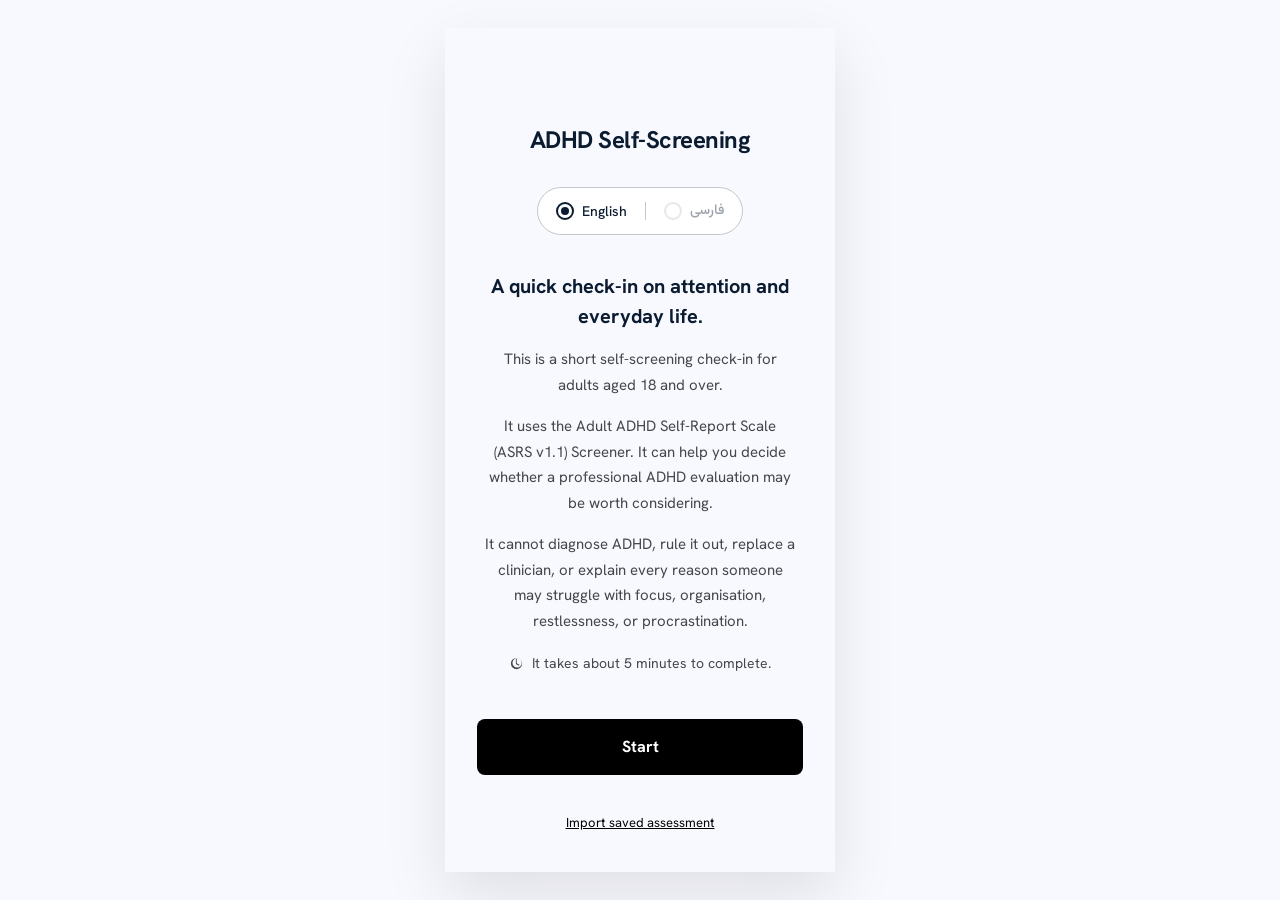
<file: index.html>
<!DOCTYPE html>
<html lang="en">
<head>
<meta charset="UTF-8">
<meta name="viewport" content="width=device-width, initial-scale=1.0">
<title>ADHD Self-Screening</title>
<link rel="icon" href="/favicon.ico" type="image/svg+xml">
<link rel="stylesheet" href="/design-tokens.css">
<link href="https://fonts.googleapis.com/css2?family=Hanken+Grotesk:wght@400;500;600;700;800&family=JetBrains+Mono:wght@400;500;700&family=Vazirmatn:wght@400;500;600;700;800&display=swap" rel="stylesheet">
<style>
  *, *::before, *::after { margin: 0; padding: 0; box-sizing: border-box; }
  :root {
    --bg: var(--ff-surface, #f8f9ff);
    --text: var(--ff-on-surface, #0b1c30);
    --heading: var(--ff-heading, var(--ff-on-surface));
    --body: var(--ff-on-surface-variant, #45464d);
    --muted: var(--ff-muted, var(--ff-on-surface-variant));
    --border: var(--ff-outline-variant, #c6c6cd);
    --line: var(--ff-outline-variant, #c6c6cd);
    --white: var(--ff-surface-container-lowest, #ffffff);
    --accent: var(--ff-secondary, #006a61);
    --primary: var(--ff-primary, #000000);
    --on-primary: var(--ff-on-primary, #ffffff);
    --secondary: var(--ff-secondary, #006a61);
    --outline: var(--ff-outline, #76777d);
    --on-surface-variant: var(--ff-on-surface-variant, #45464d);
    --font-label: "JetBrains Mono", "Segoe UI", Roboto, monospace;
    --ff-font-body: "Hanken Grotesk", -apple-system, BlinkMacSystemFont, "Segoe UI", Roboto, Arial, sans-serif;
    --ff-font-persian: "Vazirmatn", "Hanken Grotesk", -apple-system, BlinkMacSystemFont, sans-serif;
  }
  html, body { height: 100%; }
  body {
    background: var(--bg);
    font-family: var(--ff-font-body, "Hanken Grotesk", -apple-system, BlinkMacSystemFont, "Segoe UI", Roboto, Arial, sans-serif);
    color: var(--text);
    display: flex; align-items: center; justify-content: center;
    -webkit-font-smoothing: antialiased;
  }
  html[lang="en"] body, html[lang="en"] .device, html[lang="en"] button { font-family: var(--ff-font-body, "Hanken Grotesk", sans-serif); }
  html[lang="fa"] body, html[lang="fa"] .device, html[lang="fa"] button { font-family: var(--ff-font-persian, "Vazirmatn", "Hanken Grotesk", sans-serif); }

  .device {
    width: 390px; height: 844px; background: var(--bg);
    display: flex; flex-direction: column; overflow: hidden;
    box-shadow: 0 24px 60px rgba(0,0,0,0.10);
  }

  /* ---------- welcome header: brand + merged language pill ---------- */
  .hd-welcome { padding: 96px 24px 32px; display: flex; flex-direction: column; align-items: center; gap: 32px; }
  .hd-welcome h1 { font-size: 24px; font-weight: 700; letter-spacing: -0.02em; text-align: center; }

  .lang-pill {
    display: inline-flex; align-items: center; gap: 4px;
    background: var(--white); border: 1px solid var(--border);
    border-radius: 999px; padding: 4px;
  }
  .lang-opt {
    display: inline-flex; align-items: center; gap: 8px;
    border: none; background: none; cursor: pointer;
    font-family: inherit; font-size: 14px; font-weight: 500; color: var(--text);
    padding: 8px 14px; border-radius: 999px;
  }
  .lang-opt .lang-radio {
    width: 18px; height: 18px; border-radius: 50%;
    border: 2px solid var(--border); flex: none; position: relative;
  }
  .lang-opt.selected { color: var(--heading); }
  .lang-opt.selected .lang-radio { border-color: var(--heading); }
  .lang-opt.selected .lang-radio::after {
    content: ''; position: absolute; inset: 3px; border-radius: 50%;
    background: var(--heading);
  }
  .lang-opt:not(.selected) { opacity: 0.4; }
  .lang-opt .lang-label { white-space: nowrap; }
  .lang-opt .lang-label.lang-fa { font-family: "Vazirmatn", "Inter", sans-serif; }
   .lang-divider { width: 1px; height: 18px; background: var(--border); }
   .lang-opt.disabled { opacity: 0.4 !important; cursor: default; pointer-events: none; }

  /* ---------- generic headers ---------- */
  .hd-bare { padding: 64px 24px 16px; display: flex; justify-content: center; }
  .hd-bare h1 { font-size: 24px; font-weight: 700; letter-spacing: -0.02em; text-align: center; }

  .hd-top { padding: 48px 24px 16px; }
  .hd-row { display: flex; align-items: center; justify-content: space-between; margin-bottom: 8px; }
  .btn-back {
    width: 40px; height: 40px; border-radius: 50%;
    background: var(--white); border: 1px solid var(--border);
    display: flex; align-items: center; justify-content: center; cursor: pointer;
  }
  .btn-back svg { width: 16px; height: 16px; stroke: var(--heading); fill: none; stroke-width: 2; stroke-linecap: round; stroke-linejoin: round; }
  html[dir="rtl"] .btn-back svg { transform: scaleX(-1); }
  .hd-title { font-size: 14px; font-weight: 700; color: var(--heading); }
  .hd-spacer { width: 40px; }

  .dots { display: flex; justify-content: center; gap: 8px; margin-top: 8px; }
  .dot {
    width: 14px; height: 14px; border-radius: 50%;
    border: 1px solid var(--border); background: transparent;
    display: inline-flex; align-items: center; justify-content: center;
  }
  .dot.done, .dot.active { background: var(--heading); border: 2px solid var(--heading); }
  .dot.done svg { width: 9px; height: 9px; fill: none; stroke: #fff; stroke-width: 2.5; stroke-linecap: round; stroke-linejoin: round; }

  main { flex: 1; overflow-y: auto; -webkit-overflow-scrolling: touch; }
  main.q { display: flex; flex-direction: column; overflow: hidden; }
  main.q .ctx-row { flex: none; }
  main.q .question-box { flex: none; }
  main.q .answers { flex: 1 1 auto; min-height: 0; }
  main.q .answer-row { height: 70px; min-height: 56px; flex: 0 1 auto; }

  /* ---------- welcome / how-to content ---------- */
  .welcome { padding: 4px 40px; display: flex; flex-direction: column; gap: 16px; align-items: center; text-align: center; }
  .welcome .lead { font-size: 20px; font-weight: 700; line-height: 1.5; color: var(--heading); }
  .welcome p { font-size: 15px; line-height: 1.7; color: var(--body); }
  .welcome .screening { font-size: 15px; font-weight: 700; color: var(--body); }
  .time-row { display: inline-flex; align-items: center; gap: 8px; color: var(--body); font-size: 14px; margin-top: 4px; }
  .time-row svg { width: 15px; height: 15px; fill: var(--body); }
  .privacy { display: flex; flex-direction: column; align-items: center; gap: 10px; color: var(--muted); font-size: 12px; margin-top: 4px; }
  .privacy .lock { width: 48px; height: 48px; border-radius: 16px; background: var(--line); display: flex; align-items: center; justify-content: center; }
  .privacy .lock svg { width: 20px; height: 20px; fill: var(--muted); }
  .privacy .privacy-label { font-size: 12px; font-weight: 700; letter-spacing: 0.04em; }
  .crisis { font-size: 12px; line-height: 1.7; color: var(--muted); max-width: 310px; }

  .how { padding: 40px 32px 0; display: flex; flex-direction: column; gap: 48px; }
  .how-heading { font-size: 30px; font-weight: 700; line-height: 1.3; color: var(--heading); }
  .how-items { display: flex; flex-direction: column; gap: 40px; }
  .how-item { display: flex; align-items: flex-start; gap: 20px; }
  .how-icon { width: 48px; height: 48px; border-radius: 50%; background: var(--line); display: flex; align-items: center; justify-content: center; flex: none; color: var(--heading); }
  .how-icon svg { width: 20px; height: 20px; fill: none; stroke: currentColor; stroke-width: 1.7; stroke-linecap: round; stroke-linejoin: round; }
  .how-txt { display: flex; flex-direction: column; gap: 4px; }
  .how-txt h3 { font-size: 18px; font-weight: 700; line-height: 1.4; color: var(--heading); }
  .how-txt p { font-size: 14px; line-height: 1.7; color: var(--body); }

  /* ---------- question screen ---------- */
  .ctx-row { display: flex; align-items: center; justify-content: space-between; padding: 24px 32px 0; margin-bottom: 12px; }
  .ctx-count { font-size: 12px; font-weight: 500; font-family: var(--ff-font-label); letter-spacing: 0.05em; color: var(--muted); }
  .help-pill {
    display: inline-flex; align-items: center; gap: 6px;
    background: var(--line); border: none; border-radius: 999px; padding: 6px 16px;
    font-family: var(--ff-font-label); font-size: 11px; font-weight: 700; color: var(--text); cursor: pointer;
    letter-spacing: 0.05em;
  }
  .help-pill svg { width: 12px; height: 12px; fill: var(--muted); }
  .help-pill.expanded { background: var(--heading); color: var(--white); }
  .help-pill.expanded svg { fill: var(--white); transform: rotate(45deg); }

  .question-box { padding: 0 32px; margin-bottom: 32px; display: flex; flex-direction: column; gap: 16px; }
  .question-text { font-size: 18px; font-weight: 700; line-height: 1.6; color: var(--heading); }
  .help-text { font-size: 12px; font-style: italic; line-height: 1.7; color: var(--muted); border-inline-start: 2px solid var(--line); padding-inline-start: 16px; }

  .answers { padding: 0 32px 8px; display: flex; flex-direction: column; gap: 12px; }
  .answer-row {
    width: 100%; height: 70px; background: var(--white);
    border: 1px solid var(--line); border-radius: 16px; padding: 0 24px;
    font-family: var(--ff-font-body, "Hanken Grotesk", sans-serif); font-size: 16px; font-weight: 500; color: var(--text); text-align: start;
    display: flex; align-items: center; justify-content: space-between; gap: 12px;
    box-shadow: 0 1px 3px rgba(0,0,0,0.04); cursor: pointer;
    transition: border-color .15s ease;
  }
  html[lang="en"] .answer-row { font-size: 16px; font-family: var(--ff-font-body, "Hanken Grotesk", sans-serif); }
  html[lang="fa"] .answer-row { font-size: 16px; font-family: var(--ff-font-persian, "Vazirmatn", "Hanken Grotesk", sans-serif); }
  .answer-row:hover { border-color: var(--accent); }
  .answer-row.selected { border: 2px solid var(--accent); font-weight: 700; padding: 0 22px; }
  .answer-check { display: none; flex: none; width: 24px; height: 24px; }
  .answer-row.selected .answer-check { display: block; }
  .answer-check svg { width: 24px; height: 24px; }

  /* ---------- result ---------- */
  .result-wrap { padding: 8px 40px; display: flex; flex-direction: column; justify-content: center; gap: 14px; flex: 1; }
  .result-label { font-size: 12px; font-weight: 500; color: var(--muted); margin-bottom: 4px; }
  .result-head { font-size: 30px; font-weight: 700; line-height: 1.25; letter-spacing: -0.02em; color: var(--heading); margin-bottom: 6px; }
  .result-body { font-size: 18px; line-height: 1.625; color: var(--body); margin-bottom: 8px; }
  .result-note { font-size: 14px; line-height: 1.625; color: var(--body); }
  .continue-promo { font-size: 14px; line-height: 1.5; color: var(--body); text-align: center; margin-top: 8px; font-style: italic; }

  /* ---------- footer ---------- */
  footer { padding: 32px 32px 40px; display: flex; flex-direction: column; align-items: center; gap: 24px; }
  .primary {
    width: 100%; padding: 16px 0; background: var(--primary, #000000); color: var(--on-primary, #ffffff);
    border: none; border-radius: 8px; font-size: 16px; font-weight: 700; line-height: 24px;
    cursor: pointer; transition: opacity .15s ease;
  }
  html[lang="en"] .primary { font-family: var(--ff-font-body, "Hanken Grotesk", sans-serif); }
  html[lang="fa"] .primary { font-family: var(--ff-font-persian, "Vazirmatn", "Hanken Grotesk", sans-serif); }
  .primary:active { opacity: 0.85; }
  .primary:disabled { background: var(--outline, #c6c6cd); color: var(--on-surface-variant, #45464d); cursor: not-allowed; }
  .primary:hover:not(:disabled) { opacity: 0.85; }
  .secondary {
    background: transparent; color: var(--secondary, #006a61);
    border: 1px solid var(--secondary); border-radius: 8px;
    padding: 8px 16px; font-size: 14px; font-weight: 500; cursor: pointer;
    transition: opacity .15s ease;
  }
  html[lang="en"] .secondary { font-family: var(--ff-font-body, "Hanken Grotesk", sans-serif); }
  html[lang="fa"] .secondary { font-family: var(--ff-font-persian, "Vazirmatn", "Hanken Grotesk", sans-serif); }
  .secondary:hover { opacity: 0.8; }
  .disclaimer { font-size: 12px; font-weight: 500; color: var(--muted); }
   .source-note { padding: 0 32px 24px; font-size: 10px; line-height: 1.6; font-family: var(--ff-font-label); letter-spacing: 0.05em; color: var(--muted); text-align: center; }
   .link-btn { background: none; border: none; color: var(--primary); font-size: 13px; text-decoration: underline; cursor: pointer; font-family: inherit; }
   html[lang="fa"] .link-btn { font-family: var(--ff-font-persian, "Vazirmatn", "Hanken Grotesk", sans-serif); }
   .link-btn:hover { opacity: 0.8; }
   .import-hint { margin-top: 12px; }

   /* ---------- resume / destructive-confirmation banner ---------- */
   .resume-banner { margin: 12px 24px; padding: 16px 18px; border-radius: 12px; background: var(--white); border: 1px solid var(--border); }
   .resume-banner .resume-title { font-size: 14px; font-weight: 700; color: var(--heading); margin-bottom: 6px; }
   .resume-banner .resume-body { font-size: 13px; color: var(--body); margin-bottom: 12px; line-height: 1.5; }
   .resume-banner .resume-actions { display: inline-flex; gap: 10px; flex-wrap: wrap; }
   html[dir="rtl"] .resume-banner .resume-actions { flex-direction: row-reverse; justify-content: flex-end; }
   .primary.danger { background: #b91c1c; color: #fff; }
   .primary.danger:hover { opacity: .85; }
</style>
</head>
<body>
<div class="device" id="app"></div>

<script>
/* ================= copy: single source of truth ================= */
var LANG = {
  en: {
    dir: 'ltr',
    brand: 'ADHD Self-Screening',
    backLabel: 'Back',
    lead: 'A quick check-in on attention and everyday life.',
    welcome: [
      'This is a short self-screening check-in for adults aged 18 and over.',
      'It uses the Adult ADHD Self-Report Scale (ASRS v1.1) Screener. It can help you decide whether a professional ADHD evaluation may be worth considering.',
      'It cannot diagnose ADHD, rule it out, replace a clinician, or explain every reason someone may struggle with focus, organisation, restlessness, or procrastination.'
    ],
    privacyLabel: 'Private and confidential',
    crisis: 'If you are in immediate danger or thinking about harming yourself, contact local emergency services or a crisis-support service now. This screening is not crisis support.',
    startLabel: 'Start',
    howTitle: 'How to answer',
    howItems: [
      { t: 'Consider your experience over the past six months.', d: 'Assess how you have been over the last six months.' },
      { t: 'Choose the option closest to your usual experience.', d: 'Pick the option that best reflects how often this happens for you.' },
      { t: 'There is no right or wrong answer.', d: 'Be honest and answer based on your real experience.' }
    ],
    howTime: 'It takes about 5 minutes to complete.',
    beginLabel: 'Begin questions',
    questionLabel: 'Question',
    of: 'of',
    helpLabel: 'Help & Example',
    nextLabel: 'Next',
    seeResultLabel: 'See result',
    answers: ['Never', 'Rarely', 'Sometimes', 'Often', 'Very Often'],
    questions: [
      { q: 'How often do you have trouble wrapping up the final details of a project, once the challenging parts have been done?', help: 'This refers to when the difficult parts are done and only minor tasks remain.' },
      { q: 'How often do you have difficulty getting things in order when you have to do a task that requires organisation?', help: 'Think about your usual experience over the past six months.' },
      { q: 'How often do you have problems remembering appointments or obligations?', help: 'Think about your usual experience over the past six months.' },
      { q: 'When you have a task that requires a lot of thought, how often do you avoid or delay getting started?', help: 'Think about your usual experience over the past six months.' },
      { q: 'How often do you fidget or squirm with your hands or feet when you have to sit down for a long time?', help: 'Think about your usual experience over the past six months.' },
      { q: 'How often do you feel overly active and compelled to do things, like you were driven by a motor?', help: 'Think about your usual experience over the past six months.' }
    ],
    resultLabel: 'Screening result',
    positive: {
      heading: 'Further evaluation may be worth considering',
      body: 'Your answers fell within the screening range. This is not a diagnosis, but speaking with a qualified professional may be worthwhile, especially if these difficulties affect your daily life.',
      note: 'Other factors, including stress, sleep, anxiety, depression, and physical health, can cause similar difficulties.'
    },
    negative: {
      heading: 'This brief screen did not show a strong ADHD signal',
      body: 'Your answers did not fall within the screening range. This does not rule out ADHD and is not a diagnosis.',
      note: 'If attention, organisation, restlessness, or related difficulties significantly affect your life, speaking with a qualified professional may still be worthwhile.'
    },
      finishLabel: 'Finish',
      startAgainLabel: 'Start again',
      interviewLabel: 'Continue to full interview',
      viewResultsLabel: 'View your assessment',
      saveLabel: 'Save & continue later',
      importLabel: 'Import saved assessment',
      importConfirmOverwrite: 'An assessment is already in progress. Importing this file will replace it. Continue?',
      exportSuccessBody: 'Your assessment has been saved. Save this file to continue later.',
      importSuccessBody: 'Your saved assessment has been restored. Continuing now.',
      importErrorBody: 'Could not restore the assessment. The file may not be valid.',
      importConfirmOverwrite: 'A saved assessment already exists. Replace it with the imported file?',
      resumeConfirm: 'You have an unfinished assessment. Continue where you left off?',
      resumeConfirmBody: 'Your current progress will be kept.',
      startOverConfirm: 'Start over?',
      startOverBody: 'This will delete your current progress and answers. This cannot be undone.',
      fileTooLargeError: 'File is too large or unreadable.',
      overwriteBtn: 'Replace',
      cancelBtn: 'Cancel',
      continueBtn: 'Continue',
      startOverBtn: 'Start over',
      continuePrompt: 'Would you like to continue with a fuller symptom interview for more detail?',
      disclaimer: 'Screening, not a diagnosis',
    sourceNote: 'ASRS-v1.1 Screener © World Health Organization. Citation: Kessler RC, Adler L, Ames M, et al. Psychological Medicine. 2005;35:245–256.'
  },

  fa: {
    dir: 'rtl',
    brand: 'خودارزیابی ADHD',
    backLabel: 'بازگشت',
    lead: 'بررسی کوتاهی برای توجه و زندگی روزمره',
    welcome: [
      'این یک غربالگری کوتاه برای بزرگسالان ۱۸ سال به بالا است.',
      'این ابزار از پرسشنامه غربالگری ASRS v1.1 استفاده می‌کند و می‌تواند کمک کند تصمیم بگیرید آیا بررسی تخصصی ADHD ارزش پیگیری دارد یا نه.',
      'این ابزار تشخیص ADHD نمی‌دهد، آن را رد نمی‌کند، جای متخصص را نمی‌گیرد و همه علت‌های احتمالی مشکلات تمرکز، نظم، بی‌قراری یا اهمال‌کاری را توضیح نمی‌دهد.'
    ],
    privacyLabel: 'خصوصی و محرمانه',
    crisis: 'اگر در خطر فوری هستید یا به آسیب رساندن به خود فکر می‌کنید، همین حالا با اورژانس محلی یا خدمات حمایت در بحران تماس بگیرید. این ابزار برای کمک در بحران نیست.',
    startLabel: 'شروع',
    howTitle: 'نحوه پاسخ‌دادن',
    howItems: [
      { t: 'تجربه خود در ۶ ماه گذشته را در نظر بگیرید', d: 'وضعیت خود را در طول ۶ ماه اخیر بسنجید.' },
      { t: 'گزینه‌ای را انتخاب کنید که به تجربه معمول شما نزدیک‌تر است', d: 'گزینه‌ای که بهترین بازتاب از دفعات رخ دادن این تجربه برای شماست را انتخاب کنید.' },
      { t: 'پاسخ درست یا غلطی وجود ندارد', d: 'صادق باشید و بر اساس تجربه واقعی خود پاسخ دهید.' }
    ],
    howTime: 'تکمیل آن حدود ۵ دقیقه زمان می‌برد.',
    beginLabel: 'شروع پرسش‌ها',
    questionLabel: 'سؤال',
    of: 'از',
    helpLabel: 'راهنما و مثال',
    nextLabel: 'ادامه',
    seeResultLabel: 'مشاهده نتیجه',
    answers: ['هرگز', 'به‌ندرت', 'گاهی اوقات', 'اغلب', 'بسیار زیاد'],
    questions: [
      { q: 'چند وقت یک‌بار مشکل در انجام جزئیات نهایی یک کار، بعد از اینکه بخش دشوارش تمام شده، دارید؟', help: 'منظور وقتی است که بخش‌های دشوار انجام شده و فقط جزئیات کوچک مانده است.' },
      { q: 'چند وقت یک‌بار در مرتب‌کردن کارهایی که به سازمان‌دهی نیاز دارند مشکل دارید؟', help: 'به تجربه معمول خود در شش ماه گذشته فکر کنید.' },
      { q: 'چند وقت یک‌بار قرارهای ملاقات یا وظایف را فراموش می‌کنید؟', help: 'به تجربهٔ معمول خود در شش ماه گذشته فکر کنید.' },
      { q: 'چند وقت یک‌بار وقتی کاری به فکر زیاد نیاز دارد، شروعش را به تعویق می‌اندازید؟', help: 'به تجربهٔ معمول خود در شش ماه گذشته فکر کنید.' },
      { q: 'چند وقت یک‌بار وقتی باید مدت طولانی بنشینید، با دست یا پاهایتان بی‌قراری می‌کنید؟', help: 'به تجربهٔ معمول خود در شش ماه گذشته فکر کنید.' },
      { q: 'چند وقت یک‌بار احساس می‌کنید بیش از حد فعال هستید و انگار نوعی موتور شما را به حرکت وادار می‌کند؟', help: 'به تجربهٔ معمول خود در شش ماه گذشته فکر کنید.' }
    ],
    resultLabel: 'نتیجه غربالگری',
    positive: {
      heading: 'بررسی تخصصی ممکن است ارزشمند باشد',
      body: 'پاسخ‌های شما در محدوده غربالگری قرار گرفتند. این نتیجه تشخیص پزشکی نیست، اما صحبت با یک متخصص واجد شرایط ممکن است ارزشمند باشد، به‌ویژه اگر این مشکلات بر زندگی روزمره شما اثر می‌گذارند.',
      note: 'عوامل دیگری مانند استرس، مشکلات خواب، اضطراب، افسردگی و بیماری‌های جسمی نیز می‌توانند علائم مشابهی ایجاد کنند.'
    },
    negative: {
      heading: 'این غربالگری کوتاه نشانه‌ای قوی از ADHD نشان نداد',
      body: 'پاسخ‌های شما در محدوده غربالگری قرار نگرفتند. این نتیجه ADHD را رد نمی‌کند و تشخیص پزشکی نیست.',
      note: 'اگر مشکلات تمرکز، نظم، بی‌قراری یا سایر مسائل مرتبط تأثیر قابل توجهی بر زندگی شما دارد، صحبت با متخصص همچنان ممکن است مفید باشد.'
    },
      finishLabel: 'پایان',
      startAgainLabel: 'شروع دوباره',
      interviewLabel: 'ادامه به مصاحبه کامل',
      viewResultsLabel: 'مشاهده ارزیابی شما',
      saveLabel: 'ذخیره و ادامه در آینده',
      importLabel: 'وارگذاری ارزیابی ذخیره‌شده',
      importConfirmOverwrite: 'یک ارزیابی در حال انجام است. وارد کردن این فایل جایگزین آن می‌شود. ادامه می‌دهید؟',
      exportSuccessBody: 'ارزیابی شما ذخیره شد. این فایل را برای ادامه در آینده نگهداری کنید.',
      importSuccessBody: 'ارزیابی ذخیره‌شده شما بازگردانده شد. در حال ادامه کار.',
      importErrorBody: 'بازگردانی ارزیابی امکان‌پذیر نشد. فایل ممکن است معتبر نباشد.',
      importConfirmOverwrite: 'یک ارزیابی ذخیره‌شده قبلاً وجود دارد. آن را با فایل وارگذاری جایگزین کنید؟',
      resumeConfirm: 'یک ارزیابی ناتمام دارید. ادامه می‌دهید؟',
      resumeConfirmBody: 'پیشرفت کنونی شما حفظ خواهد شد.',
      startOverConfirm: 'شروع دوباره؟',
      startOverBody: 'این کار پیشرفت و پاسخ‌های فعلی شما را حذف می‌کند. این کار قابل بازگشت نیست.',
      overwriteBtn: 'جایگزین کن',
      cancelBtn: 'لغو',
      importConfirmOverwrite: 'یک ارزیابی در حال انجام است. وارد کردن این فایل جایگزین آن می‌شود. ادامه می‌دهید؟',
      continueBtn: 'ادامه',
     startOverBtn: 'شروع دوباره',
    continuePrompt: 'آیا مایلید به مصاحبهٔ جامع‌تری ادامه دهید؟',
    disclaimer: 'غربالگری است، نه تشخیص',
    sourceNote: 'پرسشنامه غربالگری ASRS-v1.1 © سازمان جهانی بهداشت. منبع: Kessler RC, Adler L, Ames M, et al. Psychological Medicine. 2005;35:245–256.'
  }
};
</script>

<script>
/* ================= state ================= */
var state = {
  lang: localStorage.getItem('adhd_lang') || 'en',
  screen: 'welcome',
  qIndex: 0,
  answers: [null, null, null, null, null, null],
  showHelp: false,
  session: null,        // canonical Stage 2 session id (set by Stage 1 handoff / resume)
  resumeMode: 'none',   // 'none' | 'unfinished' | 'completed' : drives the resume banner
  resetConfirm: false,  // destructive-confirm step within Stage 1 welcome
  screening: null       // 'positive' | 'negative' for the current screener run
};
var app = document.getElementById('app');
var STORAGE_SESSION = 'adhd_stage2_session';
var FRESH_FLAG = 'adhd_stage2_just_created';        // sessionStorage; skip Stage 2 resume banner
var RESUME_CONFIRMED = 'adhd_stage2_resume_confirmed'; // sessionStorage; Stage 1 Continue set this

function t() { return LANG[state.lang]; }
function faDigits(s) { return String(s).replace(/\d/g, function (d) { return '۰۱۲۳۴۵۶۷۸۹'[d]; }); }
function num(n) { return state.lang === 'fa' ? faDigits(n) : String(n); }
function esc(s) {
  return String(s).replace(/[&<>"']/g, function (c) {
    return { '&': '&amp;', '<': '&lt;', '>': '&gt;', '"': '&quot;', "'": '&#39;' }[c];
  });
}

/* ASRS v1.1 screener scoring */
/* Q1-3: Sometimes(2)/Often(3)/VeryOften(4). Q4-6: Often(3)/VeryOften(4). count>=4 => positive */
window.asrsScore = function (answers) {
  var c = 0;
  for (var i = 0; i < answers.length; i++) {
    if (answers[i] == null) continue;
    if (i < 3 ? answers[i] >= 2 : answers[i] >= 3) c++;
  }
  return c;
};
window.asrsOutcome = function (answers) { return asrsScore(answers) >= 4 ? 'positive' : 'negative'; };
</script>

<script>
/* ================= icons ================= */
var S = {
  back: '<svg viewBox="0 0 24 24" fill="none"><path d="M15 6 L9 12 L15 18"/></svg>',
  check: '<svg viewBox="0 0 24 24" fill="none"><path d="M5 12.5 9.5 17 19 7.5" stroke="#171717" stroke-width="2.4" stroke-linecap="round" stroke-linejoin="round"/></svg>',
  dotCheck: '<svg viewBox="0 0 24 24" fill="none"><path d="M5 12.5 9.5 17 19 7.5"/></svg>',
  checkCircle: '<svg viewBox="0 0 24 24" fill="none"><circle cx="12" cy="12" r="10" fill="#171717"/><path d="M7.5 12.5l3 3 6-6.5" stroke="#fff" stroke-width="2" stroke-linecap="round" stroke-linejoin="round"/></svg>',
  clock: '<svg viewBox="0 0 24 24" fill="currentColor"><path d="M12 3a9 9 0 1 0 0 18 9 9 0 0 0 0-18zm1 15.4a7.4 7.4 0 1 1 0-14.8 7.4 7.4 0 0 1 0 14.8zm-.6-13.6h-1.4V12.7l4.8 2.9.9-1.5-4.3-2.6z"/></svg>',
  help: '<svg viewBox="0 0 24 24" fill="currentColor"><path d="M12 3a9 9 0 1 0 0 18 9 9 0 0 0 0-18zm.9 13.6a1.1 1.1 0 1 1-1.1-1.1 1.1 1.1 0 0 1 1.1 1.1zm1.2-5h-4v-1.5h2v-1l-1.6-.7.5-1.3 2.4 1v2.5z"/></svg>',
  lock: '<svg viewBox="0 0 24 24" fill="currentColor"><path d="M12 3a5 5 0 0 0-5 5v3H6a1 1 0 0 0-1 1v8a1 1 0 0 0 1 1h12a1 1 0 0 0 1-1v-8a1 1 0 0 0-1-1h-1V8a5 5 0 0 0-5-5zm-3 11.6c0-1.66 1.34-3 3-3s3 1.34 3 3-1.34 3-3 3-3-1.34-3-3z" fill="currentColor"/></svg>',
  calendar: '<svg viewBox="0 0 24 24" fill="none" stroke="currentColor" stroke-width="1.7" stroke-linecap="round" stroke-linejoin="round"><rect x="3.5" y="5" width="17" height="15.5" rx="2.5"/><path d="M3.5 10h17M8 3v4M16 3v4"/></svg>',
  user: '<svg viewBox="0 0 24 24" fill="none" stroke="currentColor" stroke-width="1.7" stroke-linecap="round" stroke-linejoin="round"><circle cx="12" cy="8" r="4"/><path d="M4.5 20c1.3-3.6 4-5.5 7.5-5.5s6.2 1.9 7.5 5.5"/></svg>',
  checkCircleOut: '<svg viewBox="0 0 24 24" fill="none" stroke="currentColor" stroke-width="1.7" stroke-linecap="round" stroke-linejoin="round"><circle cx="12" cy="12" r="9"/><path d="M8 12.5l2.7 2.7 5.3-6"/></svg>'
};
function icon(id) { return S[id] || ''; }
</script>

<script>
/* ================= Stage 1 → Stage 2 handoff + resume gate ================= */
// Single canonical session reference lives in localStorage['adhd_stage2_session'].
// Language is locked ONCE at Stage 1 onboarding and is NEVER re-sourced from the client
// afterwards — it is sent to the server at /api/session creation and thereafter owned
// by the server (Stage 2 reads it back from /api/state). Changing language requires a
// fresh Stage 1 run (Start over), which deletes the existing session.
function api(path, opts) {
  var o = Object.assign({ headers: { 'Content-Type': 'application/json' } }, opts || {});
  if (o.body !== undefined && typeof o.body === 'object') o.body = JSON.stringify(o.body);
  return fetch(path, o).then(function (r) {
    if (!r.ok) throw new Error('HTTP ' + r.status);
    return r.json();
  });
}

// Re-enter: check for an existing Stage 2 session and classify it.
async function checkResume() {
  var sessId = localStorage.getItem(STORAGE_SESSION);
  if (!sessId) { state.resumeMode = 'none'; state.session = null; return; }
  var st;
  try { st = await api('/api/state/' + sessId); } catch (e) { st = { error: String(e) }; }
  if (!st || st.error || !st.id) {
    // Stale reference → wipe and allow a fresh Stage 1.
    localStorage.removeItem(STORAGE_SESSION);
    sessionStorage.removeItem(FRESH_FLAG);
    sessionStorage.removeItem(RESUME_CONFIRMED);
    state.resumeMode = 'none';
    state.session = null;
    return;
  }
  state.session = st.id;
  state.lang = (st.lang === 'fa' || st.lang === 'en') ? st.lang : state.lang;
  localStorage.setItem('adhd_lang', state.lang);
  applyLang();
  state.resumeMode = st.completed ? 'completed' : 'unfinished';
}

// Hand off to Stage 2: create the locked-language session, remember the reference +
// a fresh-start flag, then navigate (the ?resume=1 flag tells Stage 2 to skip its banner).
async function createStage2Session() {
  try {
    var res = await api('/api/session', { method: 'POST', body: { lang: state.lang, screening: state.screening || undefined } });
    if (res.error) throw new Error(res.error);
    localStorage.setItem(STORAGE_SESSION, res.id);
    sessionStorage.setItem(FRESH_FLAG, res.id);
    sessionStorage.setItem(RESUME_CONFIRMED, '1');
    window.location.href = '/stage2?resume=1';
  } catch (e) {
    alert(t().networkError || 'Network error');
  }
}

// Destructive reset: wipes the server session + snapshot + all client state, then
// returns to a fresh Stage 1 (language re-selectable).
async function resetStage2() {
  var sessId = state.session;
  if (sessId) {
    try { await api('/api/session/reset', { method: 'POST', body: { id: sessId } }); } catch (e) { /* best-effort */ }
  }
  localStorage.removeItem(STORAGE_SESSION);
  localStorage.removeItem('adhd_stage2_transcript');
  sessionStorage.removeItem(FRESH_FLAG);
  sessionStorage.removeItem(RESUME_CONFIRMED);
  state.session = null;
  state.resumeMode = 'none';
  state.resetConfirm = false;
}

  // Import a saved assessment JSON file. The server validates format/version/lang
  // and restores the session. First attempt WITHOUT force — if the server returns
  // 409 (an active session with the same id already exists), prompt for confirmation.
  // Cancel leaves the existing session untouched.
  async function importSavedAssessment() {
    var g = t();
    var input = document.createElement('input');
    input.type = 'file';
    input.accept = '.json,application/json';
    input.onchange = async function (e) {
      var file = e.target.files && e.target.files[0];
      if (!file) return;
      if (file.size > 2000000) { alert(g.fileTooLargeError); return; }
      var txt = await file.text();
      var blob;
      try { blob = JSON.parse(txt); } catch (e2) {
        alert(g.importErrorBody);
        return;
      }
      try {
        // First attempt: no force. 409 means session already exists.
        var res = await fetch('/api/import', {
          method: 'POST',
          headers: { 'Content-Type': 'application/json' },
          body: JSON.stringify(blob),
        });
        if (res.status === 409) {
          if (!confirm(g.importConfirmOverwrite)) {
            alert(g.cancelBtn);
            return;
          }
          res = await fetch('/api/import?force=1', {
            method: 'POST',
            headers: { 'Content-Type': 'application/json' },
            body: JSON.stringify(blob),
          });
        }
        if (!res.ok) { alert(g.importErrorBody); return; }
        var data = await res.json();
        localStorage.setItem(STORAGE_SESSION, data.id);
        sessionStorage.setItem(RESUME_CONFIRMED, '1');
        window.location.href = '/stage2?resume=1';
      } catch (e3) {
        alert(g.importErrorBody);
      }
    };
    input.click();
  }

function applyLang() {
  document.documentElement.lang = state.lang;
  document.documentElement.dir = (state.lang === 'fa' ? 'rtl' : 'ltr');
  document.title = (state.lang === 'fa' ? 'خودارزیابی ADHD' : 'ADHD Self-Screening');
}
function goStage2() { window.location.href = '/stage2?resume=1'; }
</script>

<script>
/* ================= screens ================= */
/* ================= screens ================= */
function langPill() {
  var locked = !!state.session;
  var opts = state.lang === 'fa'
    ? [['fa', 'فارسی'], ['en', 'English']]
    : [['en', 'English'], ['fa', 'فارسی']];
  var parts = [];
  for (var i = 0; i < opts.length; i++) {
    var code = opts[i][0], label = opts[i][1];
    var sel = state.lang === code;
    parts.push(
      '<button class="lang-opt' + (sel ? ' selected' : '') + (locked ? ' disabled' : '') + '" data-lang="' + code + '" tabindex="0" role="radio" aria-checked="' + (sel) + '" aria-disabled="' + (locked ? 'true' : 'false') + '">' +
        '<span class="lang-radio"></span>' +
        '<span class="lang-label' + (code === 'fa' ? ' lang-fa' : '') + '">' + esc(label) + '</span>' +
      '</button>'
    );
    if (i === 0) parts.push('<span class="lang-divider"></span>');
  }
  return '<div class="lang-pill" role="radiogroup">' + parts.join('') + '</div>';
}

function resumeBanner() {
  if (state.resumeMode === 'none') return '';
  var g = t();
  var title = state.resumeMode === 'completed' ? g.viewResultsLabel : g.resumeConfirm;
  var body = state.resumeMode === 'completed' ? g.resumeConfirmBody : g.resumeConfirmBody;
  if (state.resetConfirm) {
    return '<div class="resume-banner">' +
      '<div class="resume-title">' + esc(g.startOverConfirm) + '</div>' +
      '<div class="resume-body">' + esc(g.startOverBody) + '</div>' +
      '<div class="resume-actions"><button class="secondary" data-action="cancelReset">' + esc(g.startAgainLabel) + '</button><button class="primary danger" data-action="confirmReset">' + esc(g.startOverBtn) + '</button></div></div>';
  }
  return '<div class="resume-banner">' +
    '<div class="resume-title">' + esc(title) + '</div>' +
    '<div class="resume-body">' + esc(body) + '</div>' +
    '<div class="resume-actions">' +
      (state.resumeMode === 'completed'
        ? '<button class="secondary" data-action="resumeStartOver">' + esc(g.startOverBtn) + '</button><button class="primary" data-action="resumeContinue">' + esc(g.viewResultsLabel) + '</button>'
        : '<button class="secondary" data-action="resumeStartOver">' + esc(g.startOverBtn) + '</button><button class="primary" data-action="resumeContinue">' + esc(g.continueBtn) + '</button>') +
    '</div></div>';
}

function sWelcome() {
  var g = t();
  var resumeHtml = resumeBanner();
  var pill = langPill();
  // When a language is locked, show a lock on the pill.
  if (state.session) pill = '<div class="lang-pill-locked" style="display:inline-flex;align-items:center;gap:6px;">' + langPill() + '<span style="color:var(--muted);font-size:16px;" title="Language locked at onboarding">' + S.lock + '</span></div>';
  return '' +
    '<header class="hd-welcome"><h1>' + esc(g.brand) + '</h1>' + pill + '</header>' +
    (resumeHtml ? '<div class="hd-welcome-resume" style="padding:0 24px">' + resumeHtml + '</div>' : '') +
    '<main><div class="welcome">' +
      '<p class="lead">' + esc(g.lead) + '</p>' +
      g.welcome.map(function (p) { return '<p>' + esc(p) + '</p>'; }).join('') +
      '<span class="time-row">' + S.clock + '<span>' + esc(g.howTime) + '</span></span>' +
      '<p class="screening">' + esc(g.disclaimer) + '</p>' +
      '<div class="privacy"><span class="lock">' + S.lock + '</span><span class="privacy-label">' + esc(g.privacyLabel) + '</span></div>' +
       '<p class="crisis">' + esc(g.crisis) + '</p>' +
     '</div></main>' +
       (state.session ? '' : '<footer><button class="primary" data-action="toHow">' + esc(g.startLabel) + '</button>' +
        '<p class="import-hint"><button type="button" class="link-btn" data-action="importSaved">' + esc(g.importLabel) + '</button></p></footer>');
}

function sHow() {
  var g = t();
  var itemIcons = [S.calendar, S.user, S.checkCircleOut];
  var items = g.howItems.map(function (it, idx) {
    return '<div class="how-item">' +
      '<span class="how-icon">' + itemIcons[idx] + '</span>' +
      '<div class="how-txt"><h3>' + esc(it.t) + '</h3><p>' + esc(it.d) + '</p></div>' +
    '</div>';
  }).join('');
  return '' +
    '<header class="hd-top"><div class="hd-row">' +
      '<button class="btn-back" data-action="back" aria-label="' + esc(g.backLabel) + '">' + S.back + '</button>' +
      '<span class="hd-title">' + esc(g.brand) + '</span>' +
      '<span class="hd-spacer"></span>' +
    '</div></header>' +
    '<main><div class="how">' +
      '<h2 class="how-heading">' + esc(g.howTitle) + '</h2>' +
      '<div class="how-items">' + items + '</div>' +
      '<span class="time-row">' + S.clock + '<span>' + esc(g.howTime) + '</span></span>' +
    '</div></main>' +
    '<footer>' +
      '<button class="primary" data-action="begin">' + esc(g.beginLabel) + '</button>' +
      '<p class="disclaimer">' + esc(g.disclaimer) + '</p>' +
    '</footer>';
}

function sQuestion() {
  var g = t(), i = state.qIndex;
  var q = g.questions[i];

  var dots = '';
  for (var d = 0; d < 6; d++) {
    dots += '<span class="dot' + (d < i ? ' done' : (d === i ? ' active' : '')) + '">' +
      (d < i ? S.dotCheck : '') + '</span>';
  }

  var ansHtml = g.answers.map(function (label, x) {
    var sel = state.answers[i] === x;
    return '<div class="answer-row' + (sel ? ' selected' : '') + '" tabindex="0" role="radio" aria-checked="' + (sel ? 'true' : 'false') + '" data-answer="' + x + '">' +
      '<span>' + esc(label) + '</span>' +
      '<span class="answer-check">' + S.checkCircle + '</span>' +
    '</div>';
  }).join('');

  var cta = (i === 5) ? g.seeResultLabel : g.nextLabel;
  var ctxNum = g.questionLabel + ' ' + num(i + 1) + ' ' + g.of + ' ' + num(6);

  return '' +
    '<header class="hd-top"><div class="hd-row">' +
      '<button class="btn-back" data-action="back" aria-label="' + esc(g.backLabel) + '">' + S.back + '</button>' +
      '<span class="hd-title">' + esc(g.brand) + '</span>' +
      '<span class="hd-spacer"></span>' +
    '</div><div class="dots">' + dots + '</div></header>' +
    '<main class="q">' +
      '<div class="ctx-row">' +
        '<span class="ctx-count">' + esc(ctxNum) + '</span>' +
        '<button class="help-pill' + (state.showHelp ? ' expanded' : '') + '" data-action="toggleHelp">' + S.help + '<span>' + esc(g.helpLabel) + '</span></button>' +
      '</div>' +
      '<div class="question-box">' +
        '<p class="question-text">' + esc(q.q) + '</p>' +
        (state.showHelp ? '<p class="help-text">' + esc(q.help) + '</p>' : '') +
      '</div>' +
      '<div class="answers" role="radiogroup" aria-label="' + esc(q.q) + '">' + ansHtml + '</div>' +
    '</main>' +
    '<footer><button class="primary" data-action="nextQ" id="cta"></button></footer>';
}

function sResult() {
  var g = t();
  var outcome = (state.screen === 'results') ? asrsOutcome(state.answers) : 'neutral';
  var r = outcome === 'positive' ? g.positive : g.negative;
  var head = outcome === 'positive' ? g.positive.heading : g.negative.heading;
  var body = outcome === 'positive' ? g.positive.body : g.negative.body;
  var note = outcome === 'positive' ? g.positive.note : g.negative.note;
  return '' +
     '<header class="hd-bare"><h1>' + esc(g.brand) + '</h1></header>' +
     '<main><div class="result-wrap">' +
       '<p class="result-label">' + esc(g.resultLabel) + '</p>' +
       '<h2 class="result-head">' + esc(head) + '</h2>' +
       '<p class="result-body">' + esc(body) + '</p>' +
       '<p class="result-note">' + esc(note) + '</p>' +
       (outcome === 'positive' ? '<p class="continue-promo">' + esc(g.continuePrompt) + '</p>' : '') +
     '</div></main>' +
     '<footer>' +
       (outcome === 'positive'
         ? '<button class="primary" data-action="toStage2">' + esc(g.interviewLabel) + '</button>' +
           '<button class="secondary" data-action="restart">' + esc(g.startAgainLabel) + '</button>'
         : '<button class="primary" data-action="finish">' + esc(g.finishLabel) + '</button>' +
           '<button class="secondary" data-action="restart">' + esc(g.startAgainLabel) + '</button>') +
       '<p class="disclaimer">' + esc(g.disclaimer) + '</p>' +
     '</footer>' +
     '<p class="source-note">' + esc(g.sourceNote) + '</p>';
}
</script>

<script>
/* ================= router ================= */
function render() {
  var g = t();
  document.documentElement.lang = state.lang;
  document.documentElement.dir = g.dir;
  var brand = t().brand;
  document.title = state.screen === 'results'
    ? brand + ' — ' + (state.lang === 'fa' ? 'نتیجه غربالگری' : 'Screening Result')
    : brand;

  var html;
  switch (state.screen) {
    case 'welcome':  html = sWelcome(); break;
    case 'howto':    html = sHow(); break;
    case 'question': html = sQuestion(); break;
    case 'results':  html = sResult(); break;
  }
  app.innerHTML = html;

  if (state.screen === 'question') {
    var cta = document.getElementById('cta');
    if (cta) {
      cta.textContent = (state.qIndex === 5)
        ? t().seeResultLabel
        : t().nextLabel;
      cta.disabled = state.answers[state.qIndex] == null;
    }
  }
}

app.addEventListener('click', async function (e) {
  var langEl = e.target.closest('[data-lang]');
  if (langEl) {
    // Language is only changeable on Stage 1 while NO assessment session exists.
    if (!state.session) {
      state.lang = langEl.getAttribute('data-lang');
      localStorage.setItem('adhd_lang', state.lang);
      render();
    }
    return;
  }

  var actEl = e.target.closest('[data-action]');
  if (actEl) {
    var act = actEl.getAttribute('data-action');
    switch (act) {
      case 'toHow':
        state.screen = 'howto';
        break;
      case 'back':
        if (state.screen === 'howto') { state.screen = 'welcome'; }
        else if (state.screen === 'question') {
          if (state.qIndex > 0) { state.qIndex--; state.showHelp = false; }
          else { state.screen = 'howto'; }
        }
        break;
      case 'begin':
        state.answers = [null, null, null, null, null, null];
        state.qIndex = 0; state.showHelp = false;
        state.screen = 'question';
        break;
      case 'toggleHelp':
        state.showHelp = !state.showHelp;
        break;
      case 'nextQ':
        if (state.answers[state.qIndex] == null) return;
        if (state.qIndex < 5) {
          state.qIndex++; state.showHelp = false;
        } else {
          state.screen = 'results';
        }
        break;
      case 'finish':
        state.screen = 'welcome';
        break;
      case 'toStage2':
        state.screening = asrsOutcome(state.answers);
        await createStage2Session();
        return;
      case 'restart':
        state.answers = [null, null, null, null, null, null];
        state.qIndex = 0; state.showHelp = false;
        state.screen = 'welcome';
        break;
      case 'resumeStartOver':
        state.resetConfirm = true;
        render();
        return;
      case 'cancelReset':
        state.resetConfirm = false;
        render();
        return;
      case 'confirmReset':
        await resetStage2();
        render();
        return;
      case 'resumeContinue':
        goStage2();
        return;
      case 'importSaved':
        importSavedAssessment();
        return;
    }
    render();
    return;
  }

  var ansEl = e.target.closest('[data-answer]');
  if (ansEl) {
    state.answers[state.qIndex] = parseInt(ansEl.getAttribute('data-answer'), 10);
    render();
    var sel = document.querySelector('.answer-row.selected');
    if (sel) sel.focus();
  }
});

app.addEventListener('keydown', function (e) {
  if ((e.key === ' ' || e.key === 'Enter') && e.target.getAttribute('data-answer')) {
    e.preventDefault();
    e.target.click();
  }
});

(async function () { await checkResume(); applyLang(); render(); })();
</script>
</body>
</html>
</file>
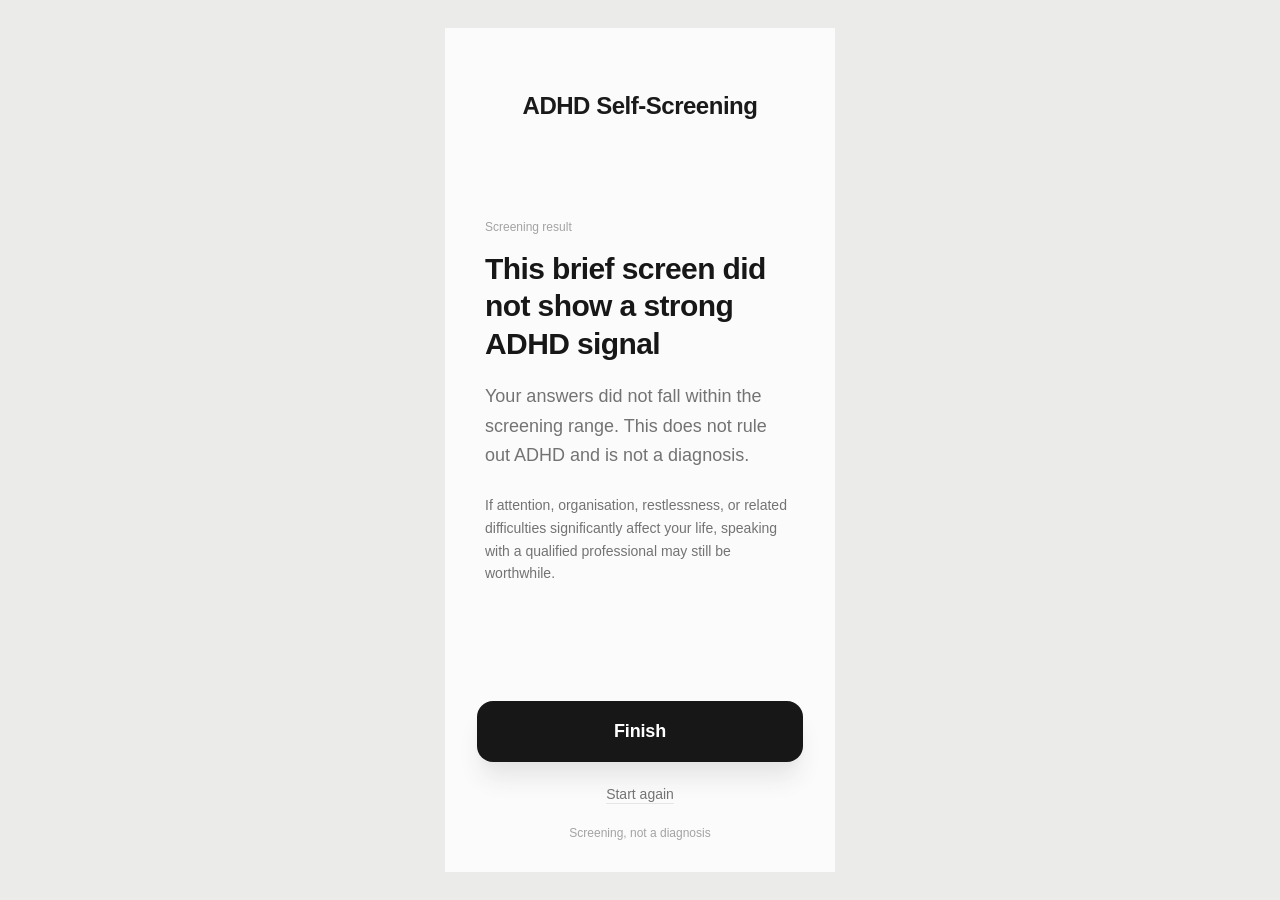
<file: result-negative.html>
<!DOCTYPE html>
<html lang="en">
<head>
<meta charset="UTF-8">
<meta name="viewport" content="width=device-width, initial-scale=1.0">
<title>MindMirror - Screening Result</title>
<style>
  *, *::before, *::after { margin: 0; padding: 0; box-sizing: border-box; }

  :root {
    --bg: #FBFBFB;
    --text: #1A1A1A;
    --heading: #171717;
    --body: #737373;
    --muted: #A3A3A3;
    --border: #E5E5E5;
    --button: #171717;
    --white: #FFFFFF;
  }

  html, body {
    height: 100%;
    background: #EBEBEA;
    display: flex;
    align-items: center;
    justify-content: center;
  }

  body {
    font-family: -apple-system, BlinkMacSystemFont, "SF Pro Text", "Segoe UI", Roboto, "Helvetica Neue", sans-serif;
    color: var(--text);
    -webkit-font-smoothing: antialiased;
  }

  .screen {
    width: 390px;
    height: 844px;
    background: var(--bg);
    display: flex;
    flex-direction: column;
    overflow: hidden;
  }

  .header {
    padding-top: 64px;
    padding-bottom: 16px;
    display: flex;
    justify-content: center;
  }

  .header h1 {
    font-size: 24px;
    font-weight: 700;
    letter-spacing: -0.02em;
  }

  .content {
    flex: 1;
    padding: 0 40px;
    display: flex;
    flex-direction: column;
    justify-content: center;
  }

  .label {
    font-size: 12px;
    font-weight: 500;
    color: var(--muted);
    margin-bottom: 16px;
  }

  .heading {
    font-size: 30px;
    font-weight: 700;
    line-height: 1.25;
    letter-spacing: -0.02em;
    color: var(--heading);
    margin-bottom: 20px;
  }

  .body {
    font-size: 18px;
    line-height: 1.625;
    color: var(--body);
    margin-bottom: 24px;
  }

  .note {
    font-size: 14px;
    line-height: 1.625;
    color: var(--body);
  }

  .footer {
    padding: 32px;
    display: flex;
    flex-direction: column;
    align-items: center;
    gap: 24px;
  }

  .primary {
    width: 100%;
    padding: 20px 0;
    background: var(--button);
    color: var(--white);
    border: none;
    border-radius: 16px;
    font-size: 18px;
    font-weight: 700;
    letter-spacing: -0.01em;
    box-shadow: 0 20px 25px -5px rgba(229, 229, 229, 1), 0 8px 10px -6px rgba(229, 229, 229, 1);
    cursor: pointer;
  }

  .primary:active { transform: scale(0.98); }

  .secondary {
    background: none;
    border: none;
    font-size: 14px;
    font-weight: 500;
    color: var(--body);
    text-decoration: underline;
    text-decoration-color: var(--border);
    text-underline-offset: 4px;
    cursor: pointer;
  }

  .disclaimer {
    font-size: 12px;
    font-weight: 500;
    color: var(--muted);
  }
</style>
</head>
<body>
  <div class="screen">
    <header class="header">
      <h1>ADHD Self-Screening</h1>
    </header>

    <main class="content">
      <p class="label">Screening result</p>
      <h2 class="heading">This brief screen did not show a strong ADHD signal</h2>
      <p class="body">Your answers did not fall within the screening range. This does not rule out ADHD and is not a diagnosis.</p>
      <p class="note">If attention, organisation, restlessness, or related difficulties significantly affect your life, speaking with a qualified professional may still be worthwhile.</p>
    </main>

    <footer class="footer">
      <button class="primary" type="button">Finish</button>
      <button class="secondary" type="button">Start again</button>
      <p class="disclaimer">Screening, not a diagnosis</p>
    </footer>
  </div>
</body>
</html>
</file>
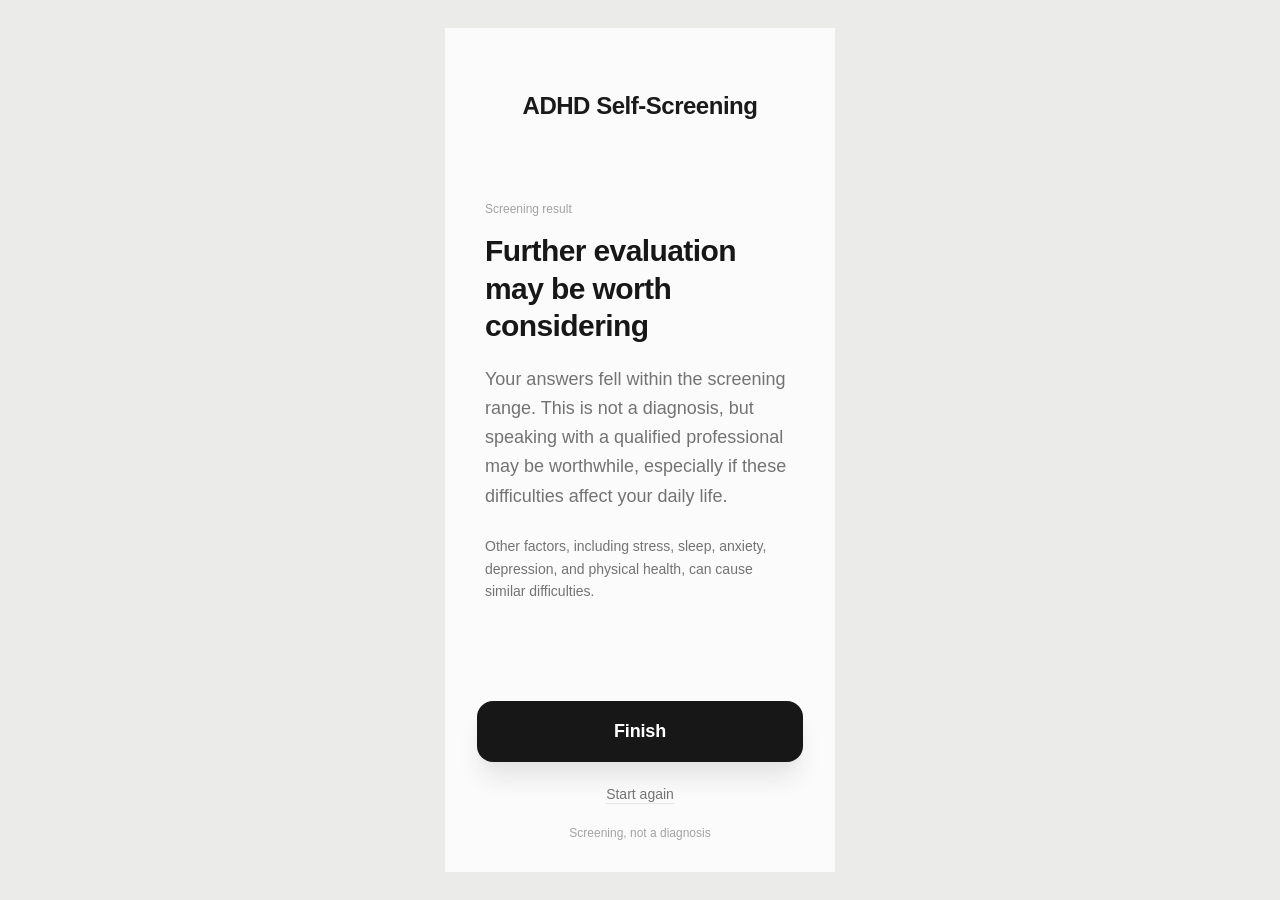
<file: result-screen.html>
<!DOCTYPE html>
<html lang="en">
<head>
<meta charset="UTF-8">
<meta name="viewport" content="width=device-width, initial-scale=1.0">
<title>MindMirror - Screening Result</title>
<style>
  *, *::before, *::after { margin: 0; padding: 0; box-sizing: border-box; }

  :root {
    --bg: #FBFBFB;
    --text: #1A1A1A;
    --heading: #171717;
    --body: #737373;
    --muted: #A3A3A3;
    --border: #E5E5E5;
    --button: #171717;
    --white: #FFFFFF;
  }

  html, body {
    height: 100%;
    background: #EBEBEA;
    display: flex;
    align-items: center;
    justify-content: center;
  }

  body {
    font-family: -apple-system, BlinkMacSystemFont, "SF Pro Text", "Segoe UI", Roboto, "Helvetica Neue", sans-serif;
    color: var(--text);
    -webkit-font-smoothing: antialiased;
  }

  .screen {
    width: 390px;
    height: 844px;
    background: var(--bg);
    display: flex;
    flex-direction: column;
    overflow: hidden;
  }

  .header {
    padding-top: 64px;
    padding-bottom: 16px;
    display: flex;
    justify-content: center;
  }

  .header h1 {
    font-size: 24px;
    font-weight: 700;
    letter-spacing: -0.02em;
  }

  .content {
    flex: 1;
    padding: 0 40px;
    display: flex;
    flex-direction: column;
    justify-content: center;
  }

  .label {
    font-size: 12px;
    font-weight: 500;
    color: var(--muted);
    margin-bottom: 16px;
  }

  .heading {
    font-size: 30px;
    font-weight: 700;
    line-height: 1.25;
    letter-spacing: -0.02em;
    color: var(--heading);
    margin-bottom: 20px;
  }

  .body {
    font-size: 18px;
    line-height: 1.625;
    color: var(--body);
    margin-bottom: 24px;
  }

  .note {
    font-size: 14px;
    line-height: 1.625;
    color: var(--body);
  }

  .footer {
    padding: 32px;
    display: flex;
    flex-direction: column;
    align-items: center;
    gap: 24px;
  }

  .primary {
    width: 100%;
    padding: 20px 0;
    background: var(--button);
    color: var(--white);
    border: none;
    border-radius: 16px;
    font-size: 18px;
    font-weight: 700;
    letter-spacing: -0.01em;
    box-shadow: 0 20px 25px -5px rgba(229, 229, 229, 1), 0 8px 10px -6px rgba(229, 229, 229, 1);
    cursor: pointer;
  }

  .primary:active { transform: scale(0.98); }

  .secondary {
    background: none;
    border: none;
    font-size: 14px;
    font-weight: 500;
    color: var(--body);
    text-decoration: underline;
    text-decoration-color: var(--border);
    text-underline-offset: 4px;
    cursor: pointer;
  }

  .disclaimer {
    font-size: 12px;
    font-weight: 500;
    color: var(--muted);
  }
</style>
</head>
<body>
  <div class="screen">
    <header class="header">
      <h1>ADHD Self-Screening</h1>
    </header>

    <main class="content">
      <p class="label">Screening result</p>
      <h2 class="heading">Further evaluation may be worth considering</h2>
      <p class="body">Your answers fell within the screening range. This is not a diagnosis, but speaking with a qualified professional may be worthwhile, especially if these difficulties affect your daily life.</p>
      <p class="note">Other factors, including stress, sleep, anxiety, depression, and physical health, can cause similar difficulties.</p>
    </main>

    <footer class="footer">
      <button class="primary" type="button">Finish</button>
      <button class="secondary" type="button">Start again</button>
      <p class="disclaimer">Screening, not a diagnosis</p>
    </footer>
  </div>
</body>
</html>
</file>
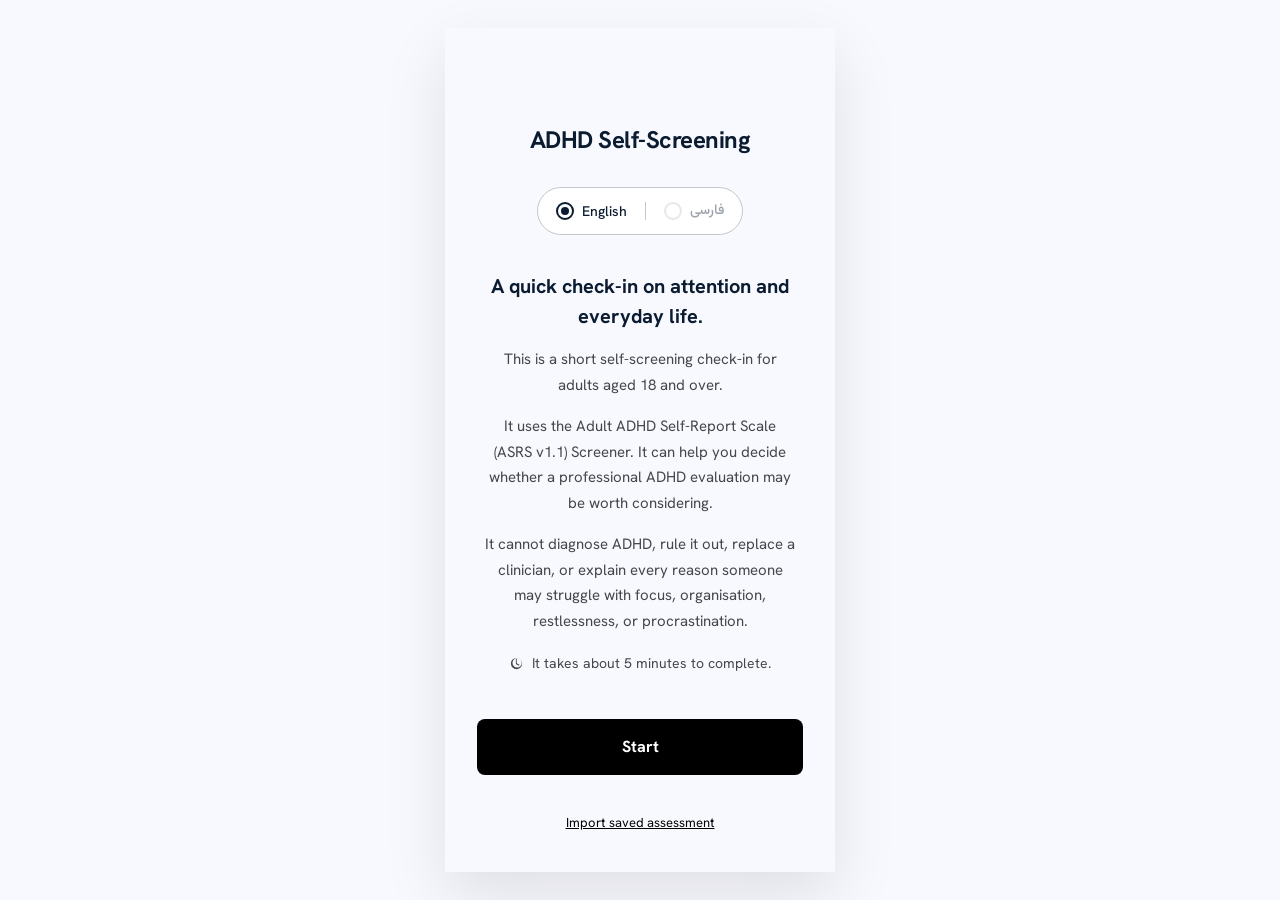
<file: stage2.html>
<!DOCTYPE html>
<html lang="en">
<head>
<meta charset="UTF-8">
<meta name="viewport" content="width=device-width, initial-scale=1.0, maximum-scale=1.0, user-scalable=no">
<title>ADHD Assessment — Symptom Interview</title>
<link rel="icon" href="/favicon.ico" type="image/svg+xml">
<link rel="stylesheet" href="/design-tokens.css">
<link href="https://fonts.googleapis.com/css2?family=Material+Symbols+Outlined&family=Hanken+Grotesk:wght@400;500;600;700;800&family=JetBrains+Mono:wght@400;500;700&family=Vazirmatn:wght@400;500;600;700;800&display=swap" rel="stylesheet">
<style>
/* Stage 2 — Focus-First Design System (design-tokens.css). Single-file app shell. */
*, *::before, *::after { box-sizing: border-box; margin: 0; padding: 0; }
html, body { height: 100%; }
html { scroll-behavior: auto; }
html[lang="en"], html[lang="en"] body { font-family: var(--ff-font-body); }
html[lang="fa"], html[lang="fa"] body { font-family: var(--ff-font-persian); }
html[dir="rtl"] { text-align: right; }
/* Issue #2: override font-family vars for Persian so every element — headers,
   body, labels, badges, buttons, inputs, report — uses Vazirmatn.
   Do NOT add font declarations to individual elements; cascade via vars. */
html[lang="fa"] {
  --ff-font-body: var(--ff-font-persian);
  --ff-font-label: var(--ff-font-persian);
  --ff-font-display: var(--ff-font-persian);
  --ff-font-mono: var(--ff-font-persian);
}
body {
  background: var(--ff-surface);
  color: var(--ff-on-surface);
  display: flex; align-items: center; justify-content: center;
  -webkit-font-smoothing: antialiased;
}
.device {
  width: 390px; height: 844px;
  background: var(--ff-surface-container-lowest);
  display: flex; flex-direction: column; overflow: hidden;
  box-shadow: 0 24px 60px rgba(0,0,0,0.10);
}

/* === Header: brand + compact overflow menu (focus-first, minimal) === */
.hd-brand { padding: 44px 24px 12px; display: flex; align-items: center; justify-content: space-between; flex-shrink: 0; position: relative; }
.hd-brand h1 { font-size: 22px; font-weight: 700; letter-spacing: -0.02em; color: var(--ff-on-surface); margin: 0; }
.hd-actions { display: inline-flex; align-items: center; }
html[dir="rtl"] .hd-brand { flex-direction: row-reverse; }
.overflow { width: 38px; height: 38px; min-width: 0; padding: 0; border: 1px solid var(--ff-outline-variant); border-radius: var(--ff-radius-full); background: var(--ff-surface-container-lowest); color: var(--ff-on-surface-variant); font-size: 20px; line-height: 1; display: inline-flex; align-items: center; justify-content: center; cursor: pointer; transition: opacity .15s ease; }
.overflow:hover { opacity: .7; }
.header-menu { position: absolute; left: 0; top: 0; min-width: 180px; background: var(--ff-surface-container-lowest); border: 1px solid var(--ff-outline-variant); border-radius: var(--ff-radius-md); box-shadow: 0 8px 24px rgba(0,0,0,0.12); padding: 4px; z-index: 20; }
.header-menu-item { width: 100%; text-align: start; border: none; background: none; padding: 10px 14px; font-size: 14px; font-weight: 500; color: var(--ff-on-surface); border-radius: var(--ff-radius-sm); cursor: pointer; transition: background .12s ease; font-family: inherit; white-space: nowrap; }
.header-menu-item:hover { background: var(--ff-surface-container); }

/* === Stage sub-header + stage-aware progress === */
.hd-sub { padding: 8px 24px 4px; flex-shrink: 0; }
.stage-row { display: flex; align-items: baseline; justify-content: space-between; }
html[dir="rtl"] .stage-row { flex-direction: row-reverse; }
.stage-num { font-size: 13px; font-weight: 600; color: var(--ff-on-surface-variant); font-family: var(--ff-font-label); letter-spacing: .05em; }
.hd-sub h2 { font-size: 18px; font-weight: 600; color: var(--ff-on-surface); margin: 2px 0; line-height: 1.3; }
.hd-sub .sub-text { font-size: 12px; color: var(--ff-on-surface-variant); }
.progress-wrap { padding: 0 24px 8px; flex-shrink: 0; }
.progress-bar { height: 4px; background: var(--ff-surface-container); border-radius: var(--ff-radius-full); overflow: hidden; }
.progress-fill { height: 100%; background: var(--ff-secondary); border-radius: var(--ff-radius-full); width: 0%; transition: width .3s ease; }
.progress-meta { display: flex; justify-content: space-between; font-size: 11px; color: var(--ff-on-surface-variant); margin-top: 6px; font-family: var(--ff-font-label); letter-spacing: .05em; }
html[dir="rtl"] .progress-meta { flex-direction: row-reverse; }
.progress-label { font-weight: 600; opacity: .7; }
.stage-banner { margin: 6px 24px 10px; padding: 11px 14px; border-radius: var(--ff-radius-sm); background: var(--ff-surface-container-low); border: 1px solid var(--ff-outline-variant); font-size: 13px; color: var(--ff-on-surface-variant); font-style: italic; text-align: center; }

/* === Messages (scrollable) + input (persistent, sticky footer) === */
#messages { flex: 1 1 0; min-height: 0; overflow-y: auto; -webkit-overflow-scrolling: touch; padding: 8px 24px 4px; }
.msg { margin: 8px 0; padding: 12px 16px; border-radius: var(--ff-radius-lg); font-size: 16px; line-height: 1.5; white-space: pre-wrap; word-break: break-word; max-width: 100%; }
.msg.ai { background: var(--ff-surface-container-low); border: 1px solid var(--ff-outline-variant); border-bottom-left-radius: 4px; align-self: flex-start; }
html[dir="rtl"] .msg.ai { border-bottom-left-radius: var(--ff-radius-lg); border-bottom-right-radius: 4px; }
.msg.user { background: var(--ff-surface-container-lowest); border: 1px solid var(--ff-outline-variant); border-bottom-right-radius: 4px; align-self: flex-end; }
html[dir="rtl"] .msg.user { border-bottom-right-radius: var(--ff-radius-lg); border-bottom-left-radius: 4px; }
.msg.transition { font-style: italic; color: var(--ff-on-surface-variant); }
.msg.criterion-done { font-size: 13px; color: var(--ff-on-surface-variant); }
.msg.error { color: var(--ff-error); }
.badge { display: inline-block; font-size: 11px; font-family: var(--ff-font-label); font-weight: 700; letter-spacing: .05em; background: var(--ff-secondary-container); color: var(--ff-on-secondary-container); border: 1px solid var(--ff-outline-variant); border-radius: var(--ff-radius-full); padding: 2px 8px; margin-inline-end: 6px; vertical-align: middle; }
html[dir="rtl"] .badge { margin-inline-end: 0; margin-inline-start: 6px; }
.msg .qs { display: block; }
.err { color: var(--ff-on-error-container); font-size: 13px; margin: 12px 0; padding: 10px 12px; background: var(--ff-error-container); border-radius: var(--ff-radius-sm); }
#input-slot { flex-shrink: 0; }
.input-area { padding: 12px 24px 20px; border-top: 1px solid var(--ff-outline-variant); background: var(--ff-surface-container-lowest); display: flex; gap: 12px; align-items: flex-end; }
.input-area textarea { flex: 1; min-height: 120px; max-height: 160px; padding: 12px 16px; border: 1px solid var(--ff-outline-variant); border-radius: var(--ff-radius-sm); background: var(--ff-surface-container-lowest); font-family: inherit; font-size: 16px; color: var(--ff-on-surface); resize: none; outline: none; transition: opacity .15s ease, border-color .15s ease; }
.input-area textarea:focus { border-color: var(--ff-secondary); box-shadow: 0 0 0 2px var(--ff-secondary-container); }
.input-area button { flex: none; padding: 12px 24px; background: var(--ff-primary); color: var(--ff-on-primary); border: none; border-radius: var(--ff-radius-sm); font-size: 16px; font-weight: 700; line-height: 24px; cursor: pointer; white-space: nowrap; transition: opacity .15s ease; }
.input-area button:disabled { opacity: .45; cursor: not-allowed; background: var(--ff-outline); color: var(--ff-on-surface-variant); }
.input-area button:hover:not(:disabled) { opacity: .85; }
.input-hint { padding: 0 24px 6px; font-size: 11px; color: var(--ff-on-surface-variant); font-family: var(--ff-font-label); letter-spacing: .05em; }
.freq-options { display: none; flex-wrap: wrap; gap: 6px; align-content: center; justify-content: center; width: 100%; opacity: 1; transition: opacity .15s ease; }
button.freq-opt { flex: 0 1 auto; min-width: 0; height: 36px; padding: 0 14px; border: 1px solid var(--ff-outline-variant); border-radius: var(--ff-radius-full); background: var(--ff-surface-container-lowest); color: var(--ff-on-surface); font-size: 14px; font-weight: 500; line-height: 36px; cursor: pointer; text-align: center; white-space: nowrap; transition: background .12s ease, border-color .15s ease, color .15s ease; outline: none; font-family: inherit; }
button.freq-opt:hover { background: var(--ff-secondary-container); border-color: var(--ff-secondary); color: var(--ff-on-secondary-container); }
button.freq-opt:focus-visible { border-color: var(--ff-secondary); box-shadow: 0 0 0 2px var(--ff-secondary-container); }
button.freq-opt:active { opacity: .8; }
html[dir="rtl"] .freq-options { direction: ltr; }
html[lang="fa"] button.freq-opt { font-family: var(--ff-font-persian); }

/* === Processing state (full-screen overlay after Stage 5) === */
#processing-overlay {
  position: fixed; inset: 0; z-index: 999;
  display: none;
  flex-direction: column; align-items: center; justify-content: center;
  background: var(--ff-surface-container-lowest);
  padding: 0 24px;
  text-align: center;
  pointer-events: none;
}
#processing-overlay:not([hidden]) {
  display: flex;
  pointer-events: auto;
}
#processing-overlay .proc-spinner {
  width: 32px; height: 32px; border: 2.5px solid var(--ff-outline-variant);
  border-top-color: var(--ff-secondary); border-radius: 50%;
  animation: procSpin 1s linear infinite;
  margin-bottom: 16px;
}
html[dir="rtl"] #processing-overlay .proc-spinner { transform: rotate(180deg); }
@keyframes procSpin { to { transform: rotate(360deg); } }
#processing-overlay .proc-title {
  font-size: 18px; font-weight: 600; color: var(--ff-on-surface); margin-bottom: 4px;
}
#processing-overlay .proc-subtitle {
  font-size: 13px; color: var(--ff-on-surface-variant);
}

/* === Toast for share-copied feedback === */
#share-copied-toast {
  position: fixed; bottom: 24px; left: 50%; translate: -50% 0;
  background: rgba(0, 0, 0, 0.8); color: #fff;
  padding: 8px 16px; border-radius: 6px;
  font-size: 13px; z-index: 9999;
}

/* === Report (result page) === */
.report-header { margin: 16px 24px 8px; flex-shrink: 0; }
.report-header h1 { font-size: 20px; font-weight: 600; color: var(--ff-on-surface); }
.report-header .sub { font-size: 13px; color: var(--ff-on-surface-variant); margin-top: 4px; }
.tier-card { margin: 18px 24px; padding: 22px 20px; border-radius: var(--ff-radius-lg); border: 1px solid var(--ff-outline-variant); background: var(--ff-surface-container-lowest); }
.tier-card .tier-label { font-size: 11px; font-family: var(--ff-font-label); font-weight: 700; letter-spacing: .05em; text-transform: uppercase; color: var(--ff-on-surface-variant); }
.tier-card .tier-headline { font-size: 20px; font-weight: 700; color: var(--ff-on-surface); margin: 6px 0 10px; line-height: 1.3; }
.tier-card .tier-body { font-size: 15px; line-height: 1.6; color: var(--ff-on-surface-variant); }
.evidence-grid { display: grid; grid-template-columns: repeat(2, 1fr); gap: 12px; margin: 18px 24px; }
.evidence-card { background: var(--ff-surface-container-lowest); border: 1px solid var(--ff-outline-variant); border-radius: var(--ff-radius-md); padding: 14px 16px; }
.evidence-card .ec-label { font-size: 11px; font-family: var(--ff-font-label); font-weight: 700; letter-spacing: .05em; color: var(--ff-on-surface-variant); }
.evidence-card .ec-value { font-size: 15px; font-weight: 600; color: var(--ff-on-surface); margin-top: 4px; }
.dsm-table { width: 100%; border-collapse: collapse; margin: 18px 24px; font-size: 14px; }
.dsm-table th { text-align: start; padding: 8px 10px; font-size: 11px; font-family: var(--ff-font-label); font-weight: 700; letter-spacing: .05em; color: var(--ff-on-surface-variant); border-bottom: 2px solid var(--ff-outline-variant); }
.dsm-table td { text-align: start; padding: 8px 10px; border-bottom: 1px solid var(--ff-outline-variant); color: var(--ff-on-surface-variant); }
.status-pill { display: inline-block; font-size: 11px; font-family: var(--ff-font-label); font-weight: 700; letter-spacing: .05em; padding: 2px 8px; border-radius: var(--ff-radius-full); border: 1px solid var(--ff-outline-variant); }
.sp-supported { background: var(--ff-secondary-container); color: var(--ff-on-secondary-container); }
.sp-partially_supported { background: #fff3e0; color: #7a3f00; border-color: #ffd9b3; }
.sp-unsupported { background: var(--ff-surface-container-low); color: var(--ff-on-surface-variant); }
.sp-uncertain { background: var(--ff-error-container); color: var(--ff-on-error-container); }
.tag-block { margin: 18px 24px; }
.tag { display: inline-flex; align-items: center; font-size: 13px; font-weight: 500; padding: 5px 12px; border-radius: var(--ff-radius-full); background: var(--ff-surface-container-low); color: var(--ff-on-surface); border: 1px solid var(--ff-outline-variant); margin: 4px 6px 4px 0; }
html[dir="rtl"] .tag { margin: 4px 0 4px 6px; }
.tag-head { font-weight: 700; cursor: default; opacity: .6; }
.tag-contra { background: var(--ff-error-container); color: var(--ff-on-error-container); }
.criterion-list { margin: 0 24px; }
.criterion-group-title { font-size: 12px; font-family: var(--ff-font-label); font-weight: 700; letter-spacing: .05em; color: var(--ff-on-surface-variant); margin: 18px 0 6px; }
.criterion-item { margin-bottom: 4px; }
.ci-head { display: flex; justify-content: space-between; align-items: center; cursor: pointer; padding: 10px 0; border-bottom: 1px solid var(--ff-outline-variant); }
html[dir="rtl"] .ci-head { flex-direction: row-reverse; }
.ci-head .ci-id { font-size: 13px; font-family: var(--ff-font-label); font-weight: 700; letter-spacing: .05em; color: var(--ff-on-surface-variant); }
.ci-head .ci-meta { display: inline-flex; align-items: center; gap: 8px; }
.ci-head .ci-conf { font-size: 11px; color: var(--ff-on-surface-variant); }
.ci-head .ci-toggle { font-size: 12px; color: var(--ff-on-surface-variant); opacity: .6; }
.ci-body { overflow: hidden; max-height: 0; transition: max-height .2s ease; }
.ci-body.open { max-height: 2000px; }
.ci-details { padding: 8px 0 8px; }
.ci-row-label { display: inline-block; font-size: 11px; font-family: var(--ff-font-label); font-weight: 700; letter-spacing: .05em; color: var(--ff-on-surface-variant); margin-inline-end: 6px; }
.ci-details ul { margin: 4px 0; padding-inline-start: 18px; }
html[dir="rtl"] .ci-details ul { padding-inline-start: 0; padding-inline-end: 18px; }
.ci-details ul li { margin: 2px 0; }
.report-footer { margin: 18px 24px; text-align: center; }
.report-footer .quiet { font-size: 11px; font-family: var(--ff-font-label); letter-spacing: .05em; color: var(--ff-on-surface-variant); }
.back-btn { display: inline-block; margin: 8px 0; padding: 10px 22px; background: var(--ff-secondary); color: var(--ff-on-secondary); border: none; border-radius: var(--ff-radius-sm); font-size: 14px; font-weight: 600; cursor: pointer; font-family: var(--ff-font-body); transition: opacity .15s ease; }
.back-btn:hover { opacity: .85; }

/* === Collapsible report details section === */
.details-toggle { padding: 14px 24px; cursor: pointer; display: flex; align-items: center; justify-content: space-between; border-top: 1px solid var(--ff-outline-variant); background: var(--ff-surface-container-low); }
html[dir="rtl"] .details-toggle { flex-direction: row-reverse; }
.details-toggle .dt-label { font-size: 14px; font-weight: 600; color: var(--ff-on-surface); }
.details-toggle .dt-sub { font-size: 12px; color: var(--ff-on-surface-variant); margin-top: 2px; }
.details-toggle .dt-chevron { font-size: 18px; color: var(--ff-on-surface-variant); line-height: 1; font-family: 'Material Symbols Outlined', sans-serif; transition: opacity .15s ease; }
.details-content { overflow: hidden; max-height: 0; transition: max-height .3s ease; }
.details-content.open { max-height: 10000px; }

/* === Result action bar (print / share) === */
.result-actions { margin: 12px 24px 0; display: flex; gap: 10px; flex-wrap: wrap; }
.result-action { flex: 1 1 0; min-width: 120px; display: inline-flex; align-items: center; justify-content: center; gap: 6px; padding: 10px 16px; background: var(--ff-secondary); color: var(--ff-on-secondary); border: 1px solid var(--ff-secondary); border-radius: var(--ff-radius-sm); font-size: 14px; font-weight: 600; cursor: pointer; transition: opacity .15s ease, background .15s ease; font-family: inherit; }
.result-action:hover { opacity: .85; background: var(--ff-primary); color: var(--fff, var(--ff-on-primary)); border-color: var(--ff-primary); }
.result-action:active { opacity: .7; }
.result-action .ra-icon { font-size: 20px; line-height: 1; font-family: 'Material Symbols Outlined', sans-serif; }
html[dir="rtl"] .result-actions { direction: ltr; }
@media (min-width: 480px) {
  .result-actions { justify-content: flex-start; }
}

/* === Print styles (A4 report output) === */
@page {
  size: A4;
  margin: 0;
}
@media print {
  html, body {
    height: auto;
    -webkit-print-color-adjust: exact;
    color-adjust: exact;
  }
  body {
    background: white;
    color: black;
    font-size: 12pt;
    line-height: 1.5;
    padding: 20mm;
    box-sizing: border-box;
  }
  .device {
    box-shadow: none;
    width: auto;
    height: auto;
    overflow: visible;
    background: white;
    border: none;
    padding: 0;
  }
  #messages {
    overflow: visible;
    -webkit-overflow-scrolling: auto;
    padding: 0;
  }
  .hd-brand, .hd-sub, .progress-wrap, .stage-banner, #input-slot {
    display: none !important;
  }
  .report-header {
    margin: 0 0 18pt 0;
    flex-shrink: 0;
  }
  .report-header h1 {
    font-size: 18pt;
    font-weight: 700;
    color: black;
    margin: 0 0 4pt 0;
  }
  .report-header .sub {
    font-size: 10pt;
    color: #45464d;
    margin-top: 2pt;
  }
  .tier-card {
    margin: 18pt 0;
    padding: 16pt 14pt;
    border: 1pt solid #c6c6cd;
    border-radius: 6pt;
    background: #ffffff;
    page-break-inside: avoid;
  }
  .tier-card .tier-label {
    font-size: 8pt;
    letter-spacing: 0.05em;
    text-transform: uppercase;
    color: #45464d;
  }
  .tier-card .tier-headline {
    font-size: 14pt;
    font-weight: 700;
    margin: 6pt 0 10pt;
  }
  .tier-card .tier-body {
    font-size: 11pt;
    line-height: 1.6;
    color: #45464d;
  }
  .evidence-grid {
    display: grid;
    grid-template-columns: repeat(2, 1fr);
    gap: 12pt;
    margin: 18pt 0;
  }
  .evidence-card {
    background: #ffffff;
    border: 1pt solid #c6c6cd;
    border-radius: 6pt;
    padding: 12pt 14pt;
  }
  .evidence-card .ec-label {
    font-size: 8pt;
    font-weight: 700;
    letter-spacing: 0.05em;
    color: #45464d;
  }
  .evidence-card .ec-value {
    font-size: 11pt;
    font-weight: 600;
    margin-top: 4pt;
  }
  .dsm-table {
    width: 100%;
    border-collapse: collapse;
    margin: 18pt 0;
    font-size: 10pt;
    page-break-inside: avoid;
  }
  .dsm-table th {
    text-align: start;
    padding: 6pt 8pt;
    font-size: 8pt;
    font-weight: 700;
    letter-spacing: 0.05em;
    color: #45464d;
    border-bottom: 2pt solid #c6c6cd;
  }
  .dsm-table td {
    text-align: start;
    padding: 6pt 8pt;
    border-bottom: 1pt solid #c6c6cd;
    color: #45464d;
  }
  .status-pill {
    display: inline-block;
    font-size: 8pt;
    font-weight: 700;
    letter-spacing: 0.05em;
    padding: 2pt 8pt;
    border-radius: 999px;
    border: 1pt solid #c6c6cd;
  }
  .sp-supported { background: #2e7d32; color: white; }
  .sp-partially_supported { background: #ef6c00; color: white; }
  .sp-unsupported { background: #eeeeee; color: #45464d; }
  .sp-uncertain { background: #c62828; color: white; }
  .tag-block {
    margin: 18pt 0;
  }
  .tag {
    display: inline-block;
    font-size: 9pt;
    font-weight: 500;
    padding: 4pt 10pt;
    border-radius: 999px;
    background: #e5eeff;
    color: #0b1c30;
    border: 1pt solid #c6c6cd;
    margin: 3pt 6pt 3pt 0;
  }
  html[dir="rtl"] .tag { margin: 3pt 0 3pt 6pt; }
  .tag-head { font-weight: 700; opacity: 0.6; }
  .tag-contra { background: #ffebee; color: #c62828; }
  .criterion-list {
    margin: 0;
    page-break-inside: avoid;
  }
  .criterion-group-title {
    font-size: 9pt;
    font-weight: 700;
    letter-spacing: 0.05em;
    color: #45464d;
    margin: 18pt 0 6pt;
  }
  .criterion-item {
    margin-bottom: 8pt;
    page-break-inside: avoid;
  }
  .ci-head {
    display: flex;
    justify-content: space-between;
    align-items: center;
    padding: 8pt 0;
    border-bottom: 1pt solid #c6c6cd;
  }
  html[dir="rtl"] .ci-head { flex-direction: row-reverse; }
  .ci-head .ci-id {
    font-size: 10pt;
    font-weight: 700;
    letter-spacing: 0.05em;
    color: #45464d;
  }
  .ci-head .ci-meta { display: inline-flex; align-items: center; gap: 6pt; }
  .ci-head .ci-conf { font-size: 8pt; color: #45464d; }
  .ci-head .ci-toggle { font-size: 10pt; color: #45464d; opacity: 0.6; display: none; }
  .ci-body {
    overflow: visible;
    max-height: none !important;
    margin-bottom: 6pt;
  }
  .ci-details { padding: 6pt 0; }
  .ci-row-label {
    display: inline-block;
    font-size: 8pt;
    font-weight: 700;
    letter-spacing: 0.05em;
    color: #45464d;
    margin-inline-end: 6pt;
  }
  .ci-details ul { margin: 4pt 0; padding-inline-start: 14pt; }
  html[dir="rtl"] .ci-details ul { padding-inline-start: 0; padding-inline-end: 14pt; }
  .ci-details ul li { margin: 2pt 0; }
  .report-footer { margin: 18pt 0 0; text-align: center; }
  .report-footer .back-btn { display: none !important; }
  .report-footer .quiet {
    font-size: 9pt;
    font-family: var(--ff-font-label);
    letter-spacing: 0.05em;
    color: #45464d;
    text-align: center;
  }
  .details-toggle {
    display: none !important;
  }
  .details-content {
    max-height: none !important;
    overflow: visible;
  }
  .details-content.open { max-height: none !important; }
  .result-actions { display: none !important; }
  #processing-overlay { display: none !important; }
  html[dir="rtl"] body { text-align: right; }
  body * {
    -webkit-print-color-adjust: exact;
    color-adjust: exact;
  }
}

/* === Buttons (header secondary, resume banner primary/danger, etc.) === */
.primary { padding: 12px 22px; background: var(--ff-primary); color: var(--ff-on-primary); border: none; border-radius: var(--ff-radius-sm); font-size: 16px; font-weight: 700; line-height: 24px; cursor: pointer; white-space: nowrap; transition: opacity .15s ease; font-family: inherit; }
.primary:hover { opacity: .85; }
.primary:disabled { opacity: .45; cursor: not-allowed; background: var(--ff-outline); color: var(--ff-on-surface-variant); }
.primary.danger { background: var(--ff-error); color: var(--ff-on-primary); }
.primary.danger:hover { opacity: .85; }
.secondary { background: transparent; color: var(--ff-secondary); border: 1px solid var(--ff-secondary); border-radius: var(--ff-radius-sm); padding: 8px 16px; font-size: 14px; font-weight: 600; cursor: pointer; transition: opacity .15s ease; font-family: inherit; }
.secondary:hover { opacity: .8; }
.secondary.soft { background: transparent; color: var(--ff-on-surface-variant); border: 1px solid var(--ff-outline-variant); font-size: 13px; font-weight: 500; }
  .secondary.soft:hover { opacity: .7; }

/* === Resume / destructive-confirmation banner === */
.resume-banner { margin: 12px 24px; padding: 16px 18px; border-radius: var(--ff-radius-lg); background: var(--ff-surface-container-low); border: 1px solid var(--ff-outline-variant); }
.resume-banner .resume-title { font-size: 15px; font-weight: 700; color: var(--ff-on-surface); margin-bottom: 6px; }
.resume-banner .resume-body { font-size: 13px; color: var(--ff-on-surface-variant); margin-bottom: 12px; line-height: 1.5; }
.resume-banner .resume-actions { display: inline-flex; gap: 10px; flex-wrap: wrap; }
html[dir="rtl"] .resume-actions { flex-direction: row-reverse; justify-content: flex-end; }

/* === Mobile === */
@media (max-width: 400px) {
  .device { width: 100%; height: 100vh; box-shadow: none; }
  #messages { padding: 8px var(--ff-mobile-margin); }
  .hd-brand { padding: 36px var(--ff-mobile-margin) 12px; }
  .hd-sub { padding: 0 var(--ff-mobile-margin) 8px; }
  .progress-wrap { padding: 0 var(--ff-mobile-margin) 8px; }
  .stage-banner { margin: 6px var(--ff-mobile-margin) 10px; }
  .evidence-grid, .dsm-table, .tag-block, .criterion-list, .tier-card, .report-header, .report-footer { margin: 18px var(--ff-mobile-margin); }
  .ci-details ul { padding-inline-start: 16px; }
  html[dir="rtl"] .ci-details ul { padding-inline-start: 0; padding-inline-end: 16px; }
  .input-area { padding: 12px var(--ff-mobile-margin) 20px; }
}
</style>
</head>
<body>
<div class="device" id="app">
  <div id="header-slot"></div>
  <div id="progress-slot"></div>
  <div id="messages"></div>
  <div id="input-slot"></div>
</div>
<div id="processing-overlay" hidden>
  <div class="proc-spinner"></div>
  <div class="proc-title" id="proc-title"></div>
  <div class="proc-subtitle" id="proc-subtitle"></div>
</div>
<script src="/stage2-language.js"></script>
<script>
/* ================= state ================= */
const STATE = {
  id: null, lang: 'en', messages: [], banner: null, report: null,
  progress: { stage: 'ADULT_SYMPTOMS', label: 'ADULT_SYMPTOMS', completed: 0, total: 18, pct: 0, current: null, lang: 'en' },
  openCriteria: new Set(),
  showResumeBanner: false,
  resetConfirm: false,
  questionKind: null,
  detailsExpanded: false,
};
// Canonical resume reference: only the session id is persisted. Language is NEVER
// stored client-side — it is locked at Stage 1 and read solely from the server.
const STORAGE_SESSION = 'adhd_stage2_session';
const STORAGE_TRANSCRIPT = 'adhd_stage2_transcript';
const FRESH_FLAG = 'adhd_stage2_just_created';
const RESUME_CONFIRMED = 'adhd_stage2_resume_confirmed';
const ellipsisSvg = '<svg viewBox="0 0 24 24" fill="currentColor" width="18" height="18"><circle cx="6" cy="12" r="2"/><circle cx="12" cy="12" r="2"/><circle cx="18" cy="12" r="2"/></svg>';

function api(path, opts) {
  const o = Object.assign({ headers: { 'Content-Type': 'application/json' }, credentials: 'same-origin' }, opts || {});
  if (o.body !== undefined && typeof o.body === 'object') o.body = JSON.stringify(o.body);
  return fetch(path, o).then(function (r) {
    if (!r.ok) throw new Error('HTTP ' + r.status);
    return r.json();
  });
}

// Display history only. Language is intentionally NOT persisted here (server is canonical).
function persistTranscript() {
  if (!STATE.id) return;
  try { localStorage.setItem(STORAGE_TRANSCRIPT, JSON.stringify({ id: STATE.id, messages: STATE.messages, progress: STATE.progress })); } catch (e) {}
}
function readTranscript() {
  try {
    const raw = localStorage.getItem(STORAGE_TRANSCRIPT);
    if (!raw) return null;
    const t = JSON.parse(raw);
    if (t && t.id === STATE.id) return t;
    return null;
  } catch (e) { return null; }
}
function clearAllStorage() {
  localStorage.removeItem(STORAGE_SESSION);
  localStorage.removeItem(STORAGE_TRANSCRIPT);
  sessionStorage.removeItem(FRESH_FLAG);
  sessionStorage.removeItem(RESUME_CONFIRMED);
}
function clearResume() { clearAllStorage(); }

function applyLang() {
  window.STAGE2_STATE.lang = STATE.lang;
  document.documentElement.lang = STATE.lang;
  document.documentElement.dir = typeof t2 === 'function' ? t2().dir : (STATE.lang === 'fa' ? 'rtl' : 'ltr');
  document.title = (typeof t2 === 'function' && t2().title) || 'ADHD Assessment — Symptom Interview';
}

function g() { return (typeof t2 === 'function') ? t2() : {}; }
function shortCid(cid) {
  if (!cid) return '';
  const m = cid.match(/(INATT|HYPERR)_?(\d+)/);
  return m ? (cid.indexOf('INATT') > -1 ? 'I' : 'H') + m[2] : cid;
}
function stageLabelOf(stage) { const gg = g(); return (gg.stageLabels && gg.stageLabels[stage]) || (gg.brand && stage) || stage; }
function stageProgressLabel(label) {
  if (label === 'REPORT') return stageProgressLabel('DIFFERENTIAL');
  const gg = g(); return (gg.stageProgress && gg.stageProgress[label]) || stageLabelOf(label);
}
function statusPill(status) {
  const gg = g(); const rr = gg.result || {};
  const map = { supported: 'sp-supported', partially_supported: 'sp-partially_supported', unsupported: 'sp-unsupported', not_supported: 'sp-unsupported', uncertain: 'sp-uncertain' };
  const cls = map[status] || 'sp-unsupported';
  const key = (status === 'not_supported' || !status) ? 'unsupported' : status;
  const lbl = (rr.statusLabels && rr.statusLabels[key]) || status || '—';
  return '<span class="status-pill ' + cls + '">' + esc(lbl) + '</span>';
}
function onsetLabel(rating) {
  const gg = g(); const rr = gg.result || {};
  return rating ? ((rr.onsetLabels && rr.onsetLabels[rating]) || rating) : '—';
}
function durationLabel(rating) {
  const gg = g(); const rr = gg.result || {};
  return rating ? ((rr.durationLabels && rr.durationLabels[rating]) || rating) : '—';
}
function evCard(label, valueHtml) {
  return '<div class="evidence-card"><div class="ec-label">' + esc(label) + '</div><div class="ec-value">' + valueHtml + '</div></div>';
}

/* === Header (brand + compact overflow menu for non-primary actions) === */
// Language is locked at Stage 1 onboarding and is intentionally NOT exposed as a control on
// Stage 2+. The header stays focus-first: brand title + a single overflow control that hosts
// non-primary actions ("Start new assessment"). Starting over still requires destructive
// confirmation (see startNewAssessment -> confirmReset).
function renderHeader() {
  const box = byId('header-slot'); if (!box) return;
  const gg = g();
     box.innerHTML =
    '<header class="hd-brand"><h1>' + esc(gg.brand || 'ADHD Self-Screening') + '</h1>' +
    '<div class="hd-actions">' +
      '<button type="button" id="header-overflow-btn" class="overflow" data-action="toggleHeaderMenu" aria-haspopup="true" aria-expanded="false" aria-label="' + esc(gg.moreLabel) + '">' + ellipsisSvg + '</button>' +
      '<div id="header-menu" class="header-menu" hidden>' +
        '<button type="button" class="header-menu-item" data-action="startNew">' + esc(gg.startNewLabel) + '</button>' +
        '<button type="button" class="header-menu-item" data-action="exportSession">' + esc(gg.saveLabel) + '</button>' +
        '<button type="button" class="header-menu-item" data-action="importSession">' + esc(gg.importLabel) + '</button>' +
      '</div></div></header>';
  closeHeaderMenu();
}
let headerMenuOpen = false;
// Anchor the dropdown to the trigger button, relative to the brand bar (position:absolute,
// .hd-brand is the positioned containing block). This keeps the menu under the ⋯ button and
// inside the device in both LTR and RTL, flipping away from an edge when the menu would overflow.
function positionHeaderMenu() {
  const btn = document.getElementById('header-overflow-btn');
  const menu = document.getElementById('header-menu');
  if (!btn || !menu) return;
  const brand = document.querySelector('.hd-brand');
  if (!brand) return;
  const brandRect = brand.getBoundingClientRect();
  const b = btn.getBoundingClientRect();
  const isRtl = document.documentElement.dir === 'rtl';
  menu.style.position = 'absolute';
  if (isRtl) {
    // RTL: align menu's right edge with the button's right edge (logical "end" edge)
    menu.style.right = Math.round(brandRect.right - b.right) + 'px';
    menu.style.left = 'auto';
  } else {
    menu.style.left = Math.round(b.left - brandRect.left) + 'px';
  }
  menu.style.top = Math.round(b.top - brandRect.top + b.height) + 'px';
  let mr = menu.getBoundingClientRect();
  // Edge-flip: if menu overflows the brand bar on the opening side, flip to the other edge.
  if (isRtl) {
    const overflowLeft = brandRect.left - mr.left;
    if (overflowLeft > 0) {
      menu.style.right = 'auto';
      menu.style.left = Math.round(b.left - brandRect.left) + 'px';
      mr = menu.getBoundingClientRect();
    }
  } else {
    const overflowRight = mr.right - brandRect.right;
    if (overflowRight > 0) {
      const flipped = b.right - brandRect.left - mr.width;
      menu.style.left = Math.round(Math.max(0, flipped)) + 'px';
      mr = menu.getBoundingClientRect();
    }
  }
  const vh = Math.max(document.documentElement.clientHeight, window.innerHeight || 0);
  if (mr.bottom > vh) {
    menu.style.top = Math.round(b.top - brandRect.top - mr.height) + 'px';
  }
}
function toggleHeaderMenu() {
  headerMenuOpen = !headerMenuOpen;
  const btn = document.getElementById('header-overflow-btn');
  const menu = document.getElementById('header-menu');
  if (btn && menu) { menu.hidden = !headerMenuOpen; btn.setAttribute('aria-expanded', String(headerMenuOpen)); }
  if (headerMenuOpen) positionHeaderMenu();
}
function closeHeaderMenu() {
  headerMenuOpen = false;
  const btn = document.getElementById('header-overflow-btn');
  const menu = document.getElementById('header-menu');
  if (btn) btn.setAttribute('aria-expanded', 'false');
  if (menu) menu.hidden = true;
}

/* === Stage sub-header + progress === */
function renderProgress() {
  const slot = byId('progress-slot'); if (!slot) return;
  const p = STATE.progress || {};
  const gg = g();
  let stageNum, title;
  if (STATE.report) {
    stageNum = stageProgressLabel('DIFFERENTIAL');
    title = gg.result && gg.result.summary ? gg.result.summary : stageLabelOf(p.label);
  } else {
    stageNum = stageProgressLabel(p.label);
    title = stageLabelOf(p.label);
  }
  const pct = p.pct || 0;
  const meta = p.total ? (num(p.completed || 0) + ' / ' + num(p.total)) : '';
  slot.innerHTML =
    '<div class="hd-sub">' +
      '<div class="stage-row"><span class="stage-num">' + esc(stageNum) + '</span></div>' +
      '<h2>' + esc(title) + '</h2>' +
      '<div class="sub-text">' + esc(gg.headerSubtitle || '') + '</div>' +
    '</div>' +
    '<div class="progress-wrap">' +
      '<div class="progress-bar"><div class="progress-fill" style="width:' + pct + '%"></div></div>' +
      '<div class="progress-meta"><span class="progress-label">' + esc(gg.progressLabel || '') + '</span><span>' + esc(meta) + '</span></div>' +
    '</div>';
  byId('header-slot') && updateProgressFill();
}
function updateProgressFill() {
  const pct = (STATE.progress && STATE.progress.pct) || 0;
  const fill = document.querySelector('.progress-fill');
  if (fill) fill.style.width = pct + '%';
}

/* === Messages (scrollable; persistent input never touched here) === */
function resumeBannerHtml() {
  // Two-step destructive confirmation, localized per canonical STATE.lang.
  const gg = g();
  if (STATE.resetConfirm) {
    return '<div class="resume-banner">' +
      '<div class="resume-title">' + esc(gg.startOverConfirm) + '</div>' +
      '<div class="resume-body">' + esc(gg.startOverBody) + '</div>' +
      '<div class="resume-actions">' +
        '<button type="button" class="secondary soft" data-action="cancelReset">' + esc(gg.continueBtn) + '</button>' +
        '<button type="button" class="primary danger" data-action="confirmReset">' + esc(gg.startOverBtn) + '</button>' +
      '</div></div>';
  }
   return '<div class="resume-banner">' +
    '<div class="resume-title">' + esc(gg.resumeConfirm) + '</div>' +
    '<div class="resume-body">' + esc(gg.resumeConfirmBody) + '</div>' +
    '<div class="resume-actions">' +
      '<button type="button" class="secondary soft" data-action="resumeStartOver">' + esc(gg.startOverBtn) + '</button>' +
      '<button type="button" class="primary" data-action="resumeContinue">' + esc(gg.continueBtn) + '</button>' +
      '<button type="button" class="secondary soft" data-action="importSession">' + esc(gg.importLabel) + '</button>' +
    '</div></div>';
}
function renderMessages(atBottom) {
  const box = byId('messages'); if (!box) return;
  if (STATE.report) { box.innerHTML = ''; return; }
  if (atBottom === undefined) atBottom = (box.scrollHeight - box.scrollTop - box.clientHeight) < 24;
  let html = '';
  if (STATE.showResumeBanner) html += resumeBannerHtml();
  if (STATE.banner) html += '<div class="stage-banner">' + esc(STATE.banner) + '</div>';
  for (let i = 0; i < STATE.messages.length; i++) {
    const m = STATE.messages[i];
    let classes = m.role === 'user' ? 'msg user' : 'msg ai';
    if (m.kind === 'transition' || m.kind === 'error' || m.kind === 'completed') classes += ' transition';
    else if (m.kind === 'criterion_done') classes += ' criterion-done';
    else if (m.kind === 'error') classes += ' error';
    else if (m.kind === 'processing') classes += ' processing';
    const badge = (m.cid && (m.kind === 'question' || m.kind === 'criterion_done' || m.kind === 'followup'))
      ? '<span class="badge">' + esc(shortCid(m.cid)) + '</span> ' : '';
    html += '<div class="' + classes + '"><div class="qs">' + badge + esc(m.text) + '</div></div>';
  }
  box.innerHTML = html || ('<div class="quiet" style="margin:12px 0">' + esc(g().loading) + '</div>');
  persistTranscript();
  if (atBottom) {
    scrollToLastMessage();
  }
  announce();
}

function scrollToLastMessage() {
  const box = byId('messages'); if (!box) return;
  const lastMsg = box.querySelector('.msg:last-child');
  if (!lastMsg) return;
  const inputSlot = byId('input-slot');
  const inputHeight = inputSlot ? inputSlot.offsetHeight : 0;
  const isRtl = document.documentElement.dir === 'rtl';
  if (isRtl) {
    box.scrollLeft = 0;
  }
  lastMsg.scrollIntoView({ block: 'end', inline: 'nearest', behavior: 'auto' });
  requestAnimationFrame(function () {
    const target = box.scrollHeight - box.clientHeight;
    const inputOffset = inputHeight + 16;
    const desired = target + inputOffset;
    if (box.scrollTop < desired) {
      box.scrollTop = desired;
    }
  });
}

function announce() {
  let ann = byId('a11y-announcer');
  if (!ann) {
    ann = document.createElement('div');
    ann.id = 'a11y-announcer';
    ann.setAttribute('aria-live', 'polite');
    ann.setAttribute('aria-atomic', 'true');
    ann.style.cssText = 'position:absolute;left:-10000px;width:1px;height:1px;overflow:hidden;';
    document.body.appendChild(ann);
  }
  const last = STATE.messages.length ? STATE.messages[STATE.messages.length - 1] : null;
  ann.textContent = (last && last.role === 'ai') ? last.text : '';
}

/* === Persistent input (built once; never destroyed -> keyboard/focus preserved) === */
// Two input modes: frequency buttons for 'core' questions, textarea for free-text questions.
// Both DOM subtrees are created once and toggled via style.display to preserve the textarea's
// focus/cursor state across re-renders (renderAll calls renderInput after every turn).
// A brief opacity fade smooths the transition between chip and textarea modes.
let _lastInputCore = null;
function renderInput() {
  const slot = byId('input-slot'); if (!slot) return;
  if (STATE.report || STATE.showResumeBanner) { slot.style.display = 'none'; return; }
  slot.style.display = '';
  if (!slot.dataset.bound) {
    slot.dataset.bound = 'true';
    slot.innerHTML = '<div class="input-area">' +
      '<div class="freq-options" id="freq-options"></div>' +
      '<textarea id="ta" rows="4" autocomplete="off" aria-label="Your answer"></textarea>' +
      '<button id="send" type="button">' + esc(g().sendBtn) + '</button>' +
      '</div><div class="input-hint">' + esc(g().headerSubtitle) + '</div>';;
    const ta = byId('ta'); const btn = byId('send');
    ta.addEventListener('input', function () { btn.disabled = !ta.value.trim(); });
    ta.addEventListener('keydown', function (e) { if (e.key === 'Enter' && !e.shiftKey) { e.preventDefault(); if (!btn.disabled) submit(); } });
    btn.addEventListener('click', submit);
  }
  const ta = byId('ta'); const btn = byId('send');
  const freqBox = byId('freq-options');
  const isCore = STATE.questionKind === 'core';
  const modeChanged = _lastInputCore !== isCore;
  if (freqBox) {
    if (isCore) {
      const opts = g().frequencyOpts || [];
      let html = '';
      for (let i = 0; i < opts.length; i++) {
        html += '<button type="button" class="freq-opt" data-freq="' + esc(opts[i]) + '">' + esc(opts[i]) + '</button>';
      }
      freqBox.innerHTML = html;
      freqBox.style.display = 'flex';
      if (modeChanged) { freqBox.style.opacity = '0'; requestAnimationFrame(function () { if (freqBox) freqBox.style.opacity = '1'; }); }
    } else {
      freqBox.innerHTML = '';
      freqBox.style.display = 'none';
    }
  }
  if (ta) {
    if (isCore) {
      ta.style.display = 'none';
    } else {
      ta.style.display = '';
      ta.placeholder = g().placeholder;
      if (modeChanged) { ta.style.opacity = '0'; requestAnimationFrame(function () { if (ta) ta.style.opacity = '1'; }); }
    }
  }
  if (btn) {
    btn.textContent = g().sendBtn;
    btn.disabled = isCore ? false : !ta.value.trim();
    btn.style.display = isCore ? 'none' : '';
  }
  const hint = slot.querySelector('.input-hint');
  if (hint) hint.textContent = g().headerSubtitle;
   if (isCore && freqBox) {
    const first = freqBox.querySelector('.freq-opt');
    if (first) first.focus();
  } else if (ta && !isCore) {
    ta.focus();
  }
  _lastInputCore = isCore;
}

/* === Report result actions (print / share) === */
   function buildResultActions() {
  const t = t2().result || {};
  const shareSupported = typeof navigator !== 'undefined' && typeof navigator.share === 'function';
  let html = '<div class="result-actions">';
  html += '<button type="button" class="result-action" data-action="exportHumanReadable"><span class="ra-icon">download</span> ' + esc(t.exportLabel) + '</button>';
  html += '<button type="button" class="result-action" data-action="exportSession"><span class="ra-icon">download</span> ' + esc(t.saveLabel) + '</button>';
  html += '<button type="button" class="result-action" data-action="importSession"><span class="ra-icon">upload</span> ' + esc(t.importLabel) + '</button>';
  html += '<button type="button" class="result-action" data-action="printReport"><span class="ra-icon">print</span> ' + esc(t.printLabel) + '</button>';
  if (shareSupported) {
    html += '<button type="button" class="result-action" data-action="shareReport"><span class="ra-icon">share</span> ' + esc(t.shareBtn) + '</button>';
  }
  html += '</div>';
  return html;
}
function printReport() { window.print(); }
function shareReport() {
  const t = t2().result || {};
  const summary = document.querySelector('.tier-headline')?.textContent || '';
  const rec = document.querySelector('.tier-body')?.textContent || '';
  const shareText = summary + ' — ' + rec + ' ' + t.notADiagnosis + ' ' + t.shareSource;
  if (typeof navigator !== 'undefined' && typeof navigator.share === 'function') {
    navigator.share({
      title: t.shareTitle,
      text: shareText,
    }).catch(function () {});
  } else {
    copyToClipboard(shareText);
  }
}

function copyToClipboard(text) {
  if (typeof navigator !== 'undefined' && navigator.clipboard && navigator.clipboard.writeText) {
    navigator.clipboard.writeText(text).then(function () {
      showShareCopied();
    }).catch(function () {
      fallbackCopyText(text);
    });
  } else {
    fallbackCopyText(text);
  }
}

function fallbackCopyText(text) {
  const ta = document.createElement('textarea');
  ta.value = text;
  ta.style.cssText = 'position:absolute;left:-9999px;top:0;';
  document.body.appendChild(ta);
  ta.select();
  try { document.execCommand('copy'); } catch (e) {}
  document.body.removeChild(ta);
  showShareCopied();
}

function showShareCopied() {
  const gg = g();
  const el = document.createElement('div');
  el.textContent = gg.shareCopied;
  el.style.cssText = 'position:fixed;bottom:24px;left:50%;translate:-50% 0;background:rgba(0,0,0,0.8);color:#fff;padding:8px 16px;border-radius:6px;font-size:13px;z-index:9999;';
  document.body.appendChild(el);
  setTimeout(function () {
    if (el.parentNode) el.parentNode.removeChild(el);
  }, 2000);
}

/* === Session export/import (Save & continue later) === */
// Downloads the session as a versioned JSON blob. On import, the server validates
// the format + version + language and restores the state. No secrets are exported.
async function exportSession() {
  if (!STATE.id) return;
  try {
    const blob = await api('/api/export/' + STATE.id);
    if (blob.error) { showToast(t2().result.importErrorBody); return; }
    const json = JSON.stringify(blob);
    const filename = 'adhd-assessment-' + STATE.id + '.json';
    downloadFile(json, filename, 'application/json');
    showToast(t2().result.exportSuccessBody);
  } catch (e) {
    showToast(t2().result.importErrorBody);
  }
}

// Downloads a human-readable text assessment (questions, answers, evidence, report).
// No session IDs, no server URLs, no secrets — safe to share with a clinician.
async function exportHumanReadable() {
  if (!STATE.id) return;
  try {
    const res = await fetch('/api/export-human/' + STATE.id);
    if (!res.ok) { showToast(t2().result.importErrorBody); return; }
    const text = await res.text();
    const filename = 'adhd-assessment-' + STATE.id + '.txt';
    downloadFile(text, filename, 'text/plain');
  } catch (e) {
    showToast(t2().result.importErrorBody);
  }
}

function downloadFile(content, filename, contentType) {
  const blob = new Blob([content], { type: contentType });
  const url = URL.createObjectURL(blob);
  const a = document.createElement('a');
  a.href = url;
  a.download = filename;
  document.body.appendChild(a);
  a.click();
  document.body.removeChild(a);
  URL.revokeObjectURL(url);
}

function showToast(msg) {
  const el = document.createElement('div');
  el.textContent = msg;
  el.style.cssText = 'position:fixed;bottom:24px;left:50%;translate:-50% 0;background:rgba(0,0,0,0.8);color:#fff;padding:8px 16px;border-radius:6px;font-size:13px;z-index:9999;max-width:280px;text-align:center;';
  document.body.appendChild(el);
  setTimeout(function () {
    if (el.parentNode) el.parentNode.removeChild(el);
  }, 3000);
}

  // Import a previously saved assessment JSON file.
  // First attempt WITHOUT force — if the server returns 409 (session already exists),
  // prompt the user for confirmation before overwriting. Cancel leaves the existing
  // session completely untouched.
  async function importSession() {
  const t = t2().result || {};
  const input = document.createElement('input');
  input.type = 'file';
  input.accept = '.json,application/json';
  input.onchange = async function (e) {
    const file = e.target.files && e.target.files[0];
    if (!file) return;
    if (file.size > 2000000) { showToast(t.fileTooLargeError); return; }
    const text = await file.text();
    let blob;
    try { blob = JSON.parse(text); } catch (e2) {
      showToast(t.importErrorBody);
      return;
    }
    try {
      // First attempt: no force flag. Server returns 409 if the session id already exists.
      const res = await fetch('/api/import', {
        method: 'POST',
        headers: { 'Content-Type': 'application/json' },
        body: JSON.stringify(blob),
      });
      if (res.status === 409) {
        // An active session exists with the same id. Confirm before overwriting.
        if (!confirm(t.importConfirmOverwrite)) {
          showToast(t.cancelBtn);
          return;
        }
        const retry = await fetch('/api/import?force=1', {
          method: 'POST',
          headers: { 'Content-Type': 'application/json' },
          body: JSON.stringify(blob),
        });
        if (retry.ok) {
          const data = await retry.json();
          await handleImportSuccess(data, t);
          return;
        }
        showToast(t.importErrorBody);
        return;
      }
      if (!res.ok) { showToast(t.importErrorBody); return; }
      const data = await res.json();
      await handleImportSuccess(data, t);
    } catch (e3) {
      showToast(t.importErrorBody);
    }
  };
  input.click();
}

async function handleImportSuccess(data, t) {
  // Replace current session with imported one.
  STATE.id = data.id;
  STATE.lang = data.lang;
  applyLang();
  clearAllStorage();
  localStorage.setItem(STORAGE_SESSION, STATE.id);
  if (data.imported) {
    await start();
    showToast(t.importSuccessBody);
  } else {
    showToast(t.importErrorBody);
  }
}

/* === Report (result page) === */
function buildReport(r) {
  const gg = t2(); const t = gg.result || {};
  const R = r || {};
  const adult = R.adult_symptoms || {};
  const dur = R.duration_persistence || {};
  const setts = R.settings || {};
  const imp = R.impairment || {};
  const on = R.childhood_onset || {};
  const dsm = R.dsm5_criteria || {};
  const contra = R.contradictions || { list: [] };
  const diff = R.differentials || { list: [] };
  const order = ['A_symptom_count', 'B_duration', 'C_onset', 'D_settings', 'E_impairment', 'F_not_better_explained'];
  let h = '';

  h += '<div class="report-header"><h1>' + esc(t.summary) + '</h1>' +
    '<div class="sub">' + esc(t.notADiagnosis) + ' · ' + esc(t.subtitle) + '</div></div>';

  const tierKey = R.tier || 'Insufficient';
  h += '<div class="tier-card">' +
    '<div class="tier-label">' + esc(t.notADiagnosis) + '</div>' +
    '<div class="tier-headline">' + esc(t.tierLabels ? t.tierLabels[tierKey] : tierKey) + '</div>' +
    '<div class="tier-body">' + esc(R.recommendation || '') + '</div>' +
    '</div>';

  const detailsOpen = STATE.detailsExpanded;
  const detailsId = 'report-details-' + STATE.id;
  h += '<div class="details-toggle" role="button" tabindex="0" aria-expanded="' + (detailsOpen ? 'true' : 'false') + '" aria-controls="' + detailsId + '" data-action="toggleDetails">' +
    '<div><div class="dt-label">' + esc(t.detailsLabel) + '</div><div class="dt-sub">' + esc(t.detailsSubtitle) + '</div></div>' +
     '<span class="dt-chevron" aria-hidden="true">' + detailsChevron(detailsOpen) + '</span>' +
    '</div>';
  h += '<div class="details-content' + (detailsOpen ? ' open' : '') + '" id="' + detailsId + '">';

  h += '<div class="evidence-grid">';
  h += evCard(t.grid.pattern, t.patternLabels ? (t.patternLabels[adult.pattern] || adult.pattern) : adult.pattern);
  h += evCard(t.grid.symptoms, num(adult.inattentive_supported || 0) + ' / ' + num(adult.hyperactive_supported || 0) + ' ' + esc(t.statusLabels ? t.statusLabels.supported : 'Supported') + ' (\u2265' + num(adult.threshold || 5) + ')');
  h += evCard(t.grid.childhood, onsetLabel(on.rating));
  h += evCard(t.grid.duration, durationLabel(dur.rating));
  h += evCard(t.grid.settings, num(setts.count || 0) + ' (' + esc(setts.multiple_settings ? t.settingsReq : '<2') + ')');
  h += evCard(t.grid.impairment, num(imp.count || 0) + ' (' + esc(t.impairmentReq) + ')');
  h += '</div>';

  h += '<table class="dsm-table"><thead><tr><th>' + esc(t.criterionCol) + '</th><th>' + esc(t.statusCol) + '</th></tr></thead><tbody>';
  for (let i = 0; i < order.length; i++) {
    const k = order[i]; const v = dsm[k] || 'not_supported';
    h += '<tr><td>' + esc(t.dsmLabels ? t.dsmLabels[k] : k) + '</td><td>' + statusPill(v) + '</td></tr>';
  }
  h += '</tbody></table>';

  h += '<div class="tag-block">';
  if (contra.list && contra.list.length) {
    h += '<span class="tag tag-head">' + esc(t.contradictions) + '</span>';
    for (let i = 0; i < contra.list.length; i++) h += '<span class="tag tag-contra">' + esc(contra.list[i]) + '</span>';
  } else {
    h += '<span class="quiet">' + esc(t.noContradictions) + '</span>';
  }
  h += '</div>';
  h += '<div class="tag-block">';
  if (diff.list && diff.list.length) {
    h += '<span class="tag tag-head">' + esc(t.differentials) + '</span>';
    for (let i = 0; i < diff.list.length; i++) h += '<span class="tag">' + esc(diff.list[i]) + '</span>';
  } else {
    h += '<span class="quiet">' + esc(t.noDifferentials) + '</span>';
  }
  h += '</div>';

  const per = R.per_criterion || [];
  const inatt = []; const hyper = [];
  for (let i = 0; i < per.length; i++) { (per[i].domain === 'hyperactive' ? hyper : inatt).push(per[i]); }
  h += '<div class="criterion-list">';
  h += '<div class="criterion-group-title">' + esc(t.groupInattentive) + '</div>';
  for (let i = 0; i < inatt.length; i++) h += criterionItem(inatt[i]);
  h += '<div class="criterion-group-title">' + esc(t.groupHyperactive) + '</div>';
  for (let i = 0; i < hyper.length; i++) h += criterionItem(hyper[i]);
  h += '</div>';

  if (R.stage2_only) h += '<div class="quiet" style="margin:0 24px 12px">' + esc(R.stage2_only) + '</div>';

   h += '</div>'; /* close details-content */

  h += buildResultActions();

  h += '<div class="report-footer">' +
    '<button type="button" class="back-btn" data-action="backToStart">' + esc(t.backToStart) + '</button>' +
    '<div class="quiet">' + esc(R.disclaimer || (t.footer || '')) + '</div>' +
    '</div>';
  return h;
}

function criterionItem(c) {
  const t = t2().result || {};
  const open = STATE.openCriteria.has(c.criterion);
  let body = '<div class="ci-details">';
  const ex = c.example ? esc(c.example) : ('<span class="quiet">' + esc(t.noExample) + '</span>');
  body += '<div><span class="ci-row-label">' + esc(t.exampleLabel) + ':</span> ' + ex + '</div>';
  if (c.contexts && c.contexts.length) body += '<div><span class="ci-row-label">' + esc(t.contextsLabel) + ':</span> ' + esc(c.contexts.join(', ')) + '</div>';
  if (c.counter_evidence && c.counter_evidence.length) body += '<div><span class="ci-row-label">' + esc(t.counterLabel) + ':</span> <ul>' + c.counter_evidence.map(function (x) { return '<li>' + esc(x) + '</li>'; }).join('') + '</ul></div>';
  if (c.evidence && c.evidence.length) body += '<div><span class="ci-row-label">' + esc(t.evidenceCol) + ':</span> <ul>' + c.evidence.map(function (x) { return '<li>' + esc(x) + '</li>'; }).join('') + '</ul></div>';
  if (c.uncertainty) body += '<div><span class="ci-row-label">' + esc(t.uncertaintyLabel) + ':</span> ' + esc(c.uncertainty) + '</div>';
  body += '</div>';
  return '<div class="criterion-item">' +
    '<div class="ci-head" data-cid="' + esc(c.criterion) + '" tabindex="0" role="button" aria-expanded="' + (open ? 'true' : 'false') + '">' +
      '<span class="ci-id">' + esc(c.criterion) + '</span>' +
      '<span class="ci-meta">' + statusPill(c.status) +       '<span class="ci-conf">' + esc((t.confidenceLabels && t.confidenceLabels[c.confidence]) || c.confidence || '—') + '</span>' +
      '<span class="ci-toggle">' + esc(open ? t.hideEvidence : t.showEvidence) + '</span></span>' +
    '</div>' +
    '<div class="ci-body' + (open ? ' open' : '') + '" data-cid="' + esc(c.criterion) + '">' + body + '</div>' +
    '</div>';
}

function toggleCriterion(cid) {
  if (!cid) return;
  if (STATE.openCriteria.has(cid)) STATE.openCriteria.delete(cid);
  else STATE.openCriteria.add(cid);
  renderReport();
}

// Returns the correct Material Symbols chevron for the details toggle:
// Expanded → 'expand_more' (down), Collapsed → 'chevron_right' (LTR) / 'chevron_left' (RTL)
function detailsChevron(open) {
  if (open) return 'expand_more';
  return document.documentElement.dir === 'rtl' ? 'chevron_left' : 'chevron_right';
}

function toggleDetails() {
  STATE.detailsExpanded = !STATE.detailsExpanded;
  // Re-render only the details toggle + content to preserve scroll position.
  const box = byId('messages'); if (!box) return;
  const detailsToggle = box.querySelector('.details-toggle');
  if (detailsToggle) detailsToggle.setAttribute('aria-expanded', STATE.detailsExpanded ? 'true' : 'false');
  const chevron = box.querySelector('.dt-chevron');
   if (chevron) chevron.textContent = detailsChevron(STATE.detailsExpanded);
  const content = box.querySelector('.details-content');
  if (content) content.classList.toggle('open', STATE.detailsExpanded);
  announce();
}

function renderReport() {
  const box = byId('messages'); if (!box) return;
  if (!STATE.report) return;
  box.innerHTML = buildReport(STATE.report);
  box.scrollTop = 0;
  const slot = byId('input-slot'); if (slot) slot.style.display = 'none';
  announce();
}

/* === App flow === */
// Entry gate for Stage 2: a session id MUST already exist (created by Stage 1,
// which locked the language). If there is no session, redirect to Stage 1 so the
// user can pick a language and run the screener. Language is read ONLY from the
// server (state.lang) — never from localStorage or the transcript blob.
async function start() {
  const sessId = localStorage.getItem(STORAGE_SESSION);
  const justCreated = sessId && sessionStorage.getItem(FRESH_FLAG) === sessId;
  const resumeParam = new URLSearchParams(location.search).get('resume') === '1';
  const confirmed = sessionStorage.getItem(RESUME_CONFIRMED) === '1';
  if (sessId && justCreated) sessionStorage.removeItem(FRESH_FLAG);
  if (confirmed) sessionStorage.removeItem(RESUME_CONFIRMED);

  // No session at all → must go through Stage 1 to lock a language.
  if (!sessId) { goHome(); return; }

  // Resume the canonical session from the server.
  let st;
  try { st = await api('/api/state/' + sessId); } catch (e) { st = { error: String(e) }; }
  if (!st || st.error) {
    // Stale/corrupt reference → wipe and send back to Stage 1.
    clearAllStorage();
    goHome();
    return;
  }

  STATE.id = sessId;
  STATE.lang = st.lang || 'en';     // canonical, server-only
  applyLang();

  // Restore the display transcript (messages + progress) from the client cache,
  // but only if it belongs to this session.
  const cached = readTranscript();
  STATE.messages = (cached && cached.messages) || [];
  STATE.progress = st.progress || STATE.progress;

  if (st.completed) {
    // Completed → render the report (re-fetched to be canonical).
    await loadReport();
    renderHeader();
    renderProgress();
    renderInput();
    byId('messages') && (byId('messages').innerHTML = '');
    renderReport();
    return;
  }

  // Unfinished assessment. If we have a reconstructed in-flight question from the
  // server, and the last displayed message isn't already it, surface it so the user
  // lands on the exact prompt they were answering.
  if (st.question) {
    const last = STATE.messages.length ? STATE.messages[STATE.messages.length - 1] : null;
    const same = last && last.role === 'ai' && (last.text || '') === (st.question || '');
    // Mid-turn if the last message was a user answer with no following question yet.
    const midTurn = last && last.role === 'user';
    if (!same && (midTurn || STATE.messages.length === 0)) {
      STATE.messages.push({ role: 'ai', kind: (st.pendingKind === 'core' ? 'question' : 'followup'), text: st.question, cid: st.pendingCid });
    }
    STATE.questionKind = st.pendingKind || null;
  } else {
    STATE.questionKind = null;
  }

  renderHeader();
  renderProgress();
  renderMessages();
  renderInput();
  persistTranscript();

  // Show the resume confirmation only for a genuine re-entry (not a fresh start
  // and not a continue-through from Stage 1).
  const showBanner = !justCreated && !resumeParam && !confirmed;
  STATE.showResumeBanner = !!showBanner;
  STATE.resetConfirm = false;
  if (STATE.showResumeBanner) {
    renderMessages();
    renderInput();
  }
  byId('ta') && byId('ta').focus();
}

function goHome() { window.location.href = '/'; }

// Resume confirmation: "Continue where you left off" → dismiss banner, keep state.
function resumeContinue() {
  STATE.showResumeBanner = false;
  STATE.resetConfirm = false;
  renderMessages();
  renderInput();
}

// Resume banner → "Start over" (first step): switch to the destructive confirmation.
function resumeStartOver() {
  STATE.resetConfirm = true;
  renderMessages();
}

function cancelReset() {
  STATE.resetConfirm = false;
  renderMessages();
}

// Destructive reset: wipes the server session + snapshot + all client state,
// then returns to Stage 1 (so language can be re-selected). Enforces "changing
// language requires starting a new assessment from Stage 1."
async function confirmReset() {
  if (!STATE.id) { goHome(); return; }
  try { await api('/api/session/reset', { method: 'POST', body: { id: STATE.id } }); } catch (e) { /* best-effort */ }
  clearAllStorage();
  goHome();
}

// Header "Start new assessment" link → always goes through the destructive confirmation.
async function startNewAssessment() {
  const gg = g();
  if (confirm(gg.startOverConfirm + '\n\n' + gg.startOverBody)) {
    await confirmReset();
  }
}

async function loadReport() {
  const r = await api('/api/report/' + STATE.id).catch(function () { return null; });
  if (r && r.report) { STATE.report = r.report; }
}

function showProcessingOverlay() {
  const overlay = byId('processing-overlay'); if (!overlay) return;
  const tt = byId('proc-title'); const st = byId('proc-subtitle');
  const gg = g(); const rr = gg.result || {};
  if (tt) tt.textContent = gg.reviewingResponses;
  if (st) st.textContent = (rr.processingSubtitle !== undefined ? rr.processingSubtitle : (gg.processingSubtitle || ''));
  byId('messages') && (byId('messages').innerHTML = '');
  byId('input-slot') && (byId('input-slot').style.display = 'none');
  byId('header-slot') && (byId('header-slot').style.display = 'none');
  byId('progress-slot') && (byId('progress-slot').style.display = 'none');
  overlay.hidden = false;
}

function hideProcessingOverlay() {
  const overlay = byId('processing-overlay'); if (!overlay) return;
  overlay.hidden = true;
  byId('header-slot') && (byId('header-slot').style.display = '');
  byId('progress-slot') && (byId('progress-slot').style.display = '');
  byId('input-slot') && (byId('input-slot').style.display = 'none');
}

function renderAll() {
  const box = byId('messages');
  const atBottomBeforeInput = box ? (box.scrollHeight - box.scrollTop - box.clientHeight) < 24 : true;
  renderHeader();
  renderProgress();
  renderInput();
  renderMessages(atBottomBeforeInput);
}

function showError(msg) {
  const box = byId('messages'); if (box) box.innerHTML = '<div class="err">' + esc(msg) + '</div>';
  const slot = byId('input-slot'); if (slot) slot.style.display = 'none';
  renderProgress();
}

async function submit(answer) {
  const ta = byId('ta'); const btn = byId('send');
  if (typeof answer !== 'string') {
    if (!ta || btn.disabled) return;
    answer = ta.value.trim();
    if (!answer) return;
  }
  if (btn.disabled) return;
  if (ta) ta.value = '';
  if (btn) btn.disabled = true;
  STATE.messages.push({ role: 'user', text: answer });
   renderMessages();
  if (ta && STATE.questionKind !== 'core') ta.focus();
  try {
    const res = await api('/api/answer/' + STATE.id, { method: 'POST', body: { answer: answer } });
    if (res.error) { STATE.messages.push({ role: 'ai', kind: 'error', text: g().errorMsg + ': ' + res.error }); renderMessages(); return; }
    if (res.progress) STATE.progress = res.progress;
    if (res.completed && res.report) {
      const finalReport = res.report;
      STATE.progress = res.progress || STATE.progress;
      STATE.banner = null;
      persistTranscript();
      showProcessingOverlay();
      setTimeout(function () {
        STATE.report = finalReport;
        persistTranscript();
        hideProcessingOverlay();
        renderHeader();
        renderProgress();
        renderInput();
        renderReport();
      }, 3000);
      return;
    }
    if (res.transitioned) {
      const nxt = stageLabelOf(res.stage);
      STATE.banner = g().transitionMsg + ' ' + nxt;
      STATE.messages.push({ role: 'ai', kind: 'transition', text: g().transitionMsg + ' ' + nxt });
    } else {
      STATE.banner = null;
    }
    if (res.criterion_done) {
      const status = res.status || 'uncertain';
      const sk = (status === 'not_supported' || !status) ? 'unsupported' : status;
      const rr = g().result || {};
      const slabel = (rr.statusLabels && rr.statusLabels[sk]) || status || '—';
      const shown = (res.evidence && res.evidence.core_answer) ? ' \u2014 ' + res.evidence.core_answer : '';
      STATE.messages.push({ role: 'ai', kind: 'criterion_done', text: '(' + res.criterionId + ' ' + g().criterionRecorded + ' ' + slabel + ')' + shown, cid: res.criterionId });
    }
    if (res.question) {
      STATE.questionKind = res.kind || null;
      STATE.messages.push({ role: 'ai', kind: res.followup ? 'followup' : 'question', text: res.question, cid: res.criterionId });
    } else {
      STATE.questionKind = null;
    }
    renderAll();
    persistTranscript();
    if (ta && STATE.questionKind !== 'core') ta.focus();
  } catch (e) {
    STATE.messages.push({ role: 'ai', kind: 'error', text: g().networkError + ': ' + e.message });
    renderMessages();
  }
}

function onDocClick(e) {
  // Close the header overflow menu when clicking outside it (or its toggle).
  if (headerMenuOpen && !(e.target.closest('#header-menu') || e.target.closest('#header-overflow-btn'))) closeHeaderMenu();
  const freqEl = e.target.closest('.freq-opt');
  if (freqEl) { submit(freqEl.getAttribute('data-freq')); return; }
  const detailsEl = e.target.closest('.details-toggle');
  if (detailsEl) { toggleDetails(); return; }
  const headEl = e.target.closest('.ci-head');
  if (headEl) { toggleCriterion(headEl.getAttribute('data-cid')); return; }
  const actEl = e.target.closest('[data-action]');
  if (actEl) {
    const act = actEl.getAttribute('data-action');
    if (act === 'backToStart') { window.location.href = '/'; return; }
    if (act === 'printReport') { printReport(); return; }
    if (act === 'shareReport') { shareReport(); return; }
    if (act === 'exportSession') { exportSession(); return; }
    if (act === 'exportHumanReadable') { exportHumanReadable(); return; }
    if (act === 'importSession') { importSession(); return; }
    if (act === 'toggleHeaderMenu') { toggleHeaderMenu(); return; }
    if (act === 'resumeContinue') { resumeContinue(); return; }
    if (act === 'resumeStartOver') { resumeStartOver(); return; }
    if (act === 'cancelReset') { cancelReset(); return; }
    if (act === 'confirmReset') { confirmReset(); return; }
    if (act === 'startNew') { closeHeaderMenu(); startNewAssessment(); return; }
  }
}

function onKeyDown(e) {
  if (e.key === 'Escape' && headerMenuOpen) { closeHeaderMenu(); return; }
  const head = e.target.closest('.ci-head');
  if (head && (e.key === 'Enter' || e.key === ' ')) { e.preventDefault(); toggleCriterion(head.getAttribute('data-cid')); }
  const dt = e.target.closest('.details-toggle');
  if (dt && (e.key === 'Enter' || e.key === ' ')) { e.preventDefault(); toggleDetails(); }
}

function init() {
  // Stage 2 requires a session that was created on Stage 1 (where the language was
  // locked). No session → no locked language → send the user to Stage 1.
  const sessId = localStorage.getItem(STORAGE_SESSION);
  if (!sessId) {
    window.location.href = '/';
    return;
  }
  wireEvents();
  // Brief loading shell while the server restores canonical state (lang + stage).
  document.documentElement.lang = 'en';
  document.documentElement.dir = 'ltr';
  byId('header-slot') && (byId('header-slot').innerHTML = '<header class="hd-brand"><h1>' + esc(g().brand || 'ADHD Self-Screening') + '</h1></header>');
  byId('messages') && (byId('messages').innerHTML = '<div class="quiet" style="margin:12px 0">' + esc(g().loading) + '</div>');
  const islot = byId('input-slot'); if (islot) islot.style.display = 'none';
  start();
}
function wireEvents() {
  document.addEventListener('click', onDocClick);
  document.addEventListener('keydown', onKeyDown);
}

if (document.readyState === 'loading') document.addEventListener('DOMContentLoaded', init);
else init();
</script>
</body>
</html>
</file>
<file: design-tokens.css>
/* Focus-First Design System — shared tokens */
/* Single source of truth for colors, typography, spacing, shapes, elevation */

/* ===== COLORS ===== */

/* Surface hierarchy */
:root {
  /* Surfaces */
  --ff-surface: #f8f9ff;
  --ff-surface-dim: #cbdbf5;
  --ff-surface-bright: #f8f9ff;
  --ff-surface-container-lowest: #ffffff;
  --ff-surface-container-low: #eff4ff;
  --ff-surface-container: #e5eeff;
  --ff-surface-container-high: #dce9ff;
  --ff-surface-container-highest: #d3e4fe;

  /* Text */
  --ff-on-surface: #0b1c30;
  --ff-on-surface-variant: #45464d;
  --ff-outline: #76777d;
  --ff-outline-variant: #c6c6cd;

  /* Primary (Onyx/black) */
  --ff-primary: #000000;
  --ff-on-primary: #ffffff;
  --ff-primary-container: #131b2e;
  --ff-on-primary-container: #7c839b;

  /* Secondary (Teal accent) */
  --ff-secondary: #006a61;
  --ff-on-secondary: #ffffff;
  --ff-secondary-container: #86f2e4;
  --ff-on-secondary-container: #006f66;

  /* Error */
  --ff-error: #ba1a1a;
  --ff-on-error: #ffffff;
  --ff-error-container: #ffdad6;
  --ff-on-error-container: #93000a;

  /* Legacy aliases for backward compatibility */
  --ff-bg: #f8f9ff;
  --ff-ink: #0b1c30;
  --ff-heading: #0b1c30;
  --ff-body: #45464d;
  --ff-muted: #76777d;
  --ff-border: #c6c6cd;
  --ff-line: #e5eeff;
  --ff-white: #ffffff;
  --ff-accent: var(--ff-secondary);
}

/* ===== SPACING (base 8px) ===== */
:root {
  --ff-xs: 4px;
  --ff-sm: 12px;
  --ff-md: 24px;
  --ff-lg: 48px;
  --ff-xl: 80px;
  --ff-gutter: 16px;
  --ff-mobile-margin: 20px;
  --ff-desktop-margin: 120px;
}

/* ===== SHAPES ===== */
:root {
  --ff-radius-sm: 8px;
  --ff-radius-md: 12px;
  --ff-radius-lg: 16px;
  --ff-radius-xl: 20px;
  --ff-radius-full: 999px;
}

/* ===== TYPOGRAPHY ===== */
@import url('https://fonts.googleapis.com/css2?family=Hanken+Grotesk:wght@400;500;600;700;800&family=JetBrains+Mono:wght@400;500;700&family=Vazirmatn:wght@400;500;600;700;800&display=swap');

:root {
  /* English — Hanken Grotesk for all UI text */
  /* English — JetBrains Mono for metadata/labels */
  /* Persian — Vazirmatn */
  --ff-font-display: "Hanken Grotesk", -apple-system, BlinkMacSystemFont, "Segoe UI", Roboto, Arial, sans-serif;
  --ff-font-body: "Hanken Grotesk", -apple-system, BlinkMacSystemFont, "Segoe UI", Roboto, Arial, sans-serif;
  --ff-font-label: "JetBrains Mono", "Segoe UI", Roboto, monospace;
  --ff-font-persian: "Vazirmatn", "Hanken Grotesk", -apple-system, BlinkMacSystemFont, sans-serif;
}

html[lang="fa"] {
  font-family: var(--ff-font-persian);
  /* Issue #2: cascade Vazirmatn for all font-family vars in Persian context */
  --ff-font-body: var(--ff-font-persian);
  --ff-font-label: var(--ff-font-persian);
  --ff-font-display: var(--ff-font-persian);
}

html[dir="rtl"] {
  text-align: right;
}

/* Typography scale */
.ff-display-lg    { font-size: 40px; line-height: 48px; font-weight: 800; font-family: var(--ff-font-display); }
.ff-display-lg-mobile { font-size: 32px; line-height: 38px; font-weight: 800; font-family: var(--ff-font-display); }
.ff-heading-md    { font-size: 24px; line-height: 32px; font-weight: 600; font-family: var(--ff-font-display); }
.ff-body-lg       { font-size: 18px; line-height: 28px; font-weight: 400; font-family: var(--ff-font-body); }
.ff-body-md       { font-size: 16px; line-height: 24px; font-weight: 400; font-family: var(--ff-font-body); }
.ff-label-sm      { font-size: 12px; line-height: 16px; font-weight: 500; font-family: var(--ff-font-label); letter-spacing: 0.05em; }
.ff-button-text   { font-size: 16px; line-height: 24px; font-weight: 700; font-family: var(--ff-font-display); }

/* Persian typography */
html[lang="fa"] .ff-display-lg,
html[lang="fa"] .ff-heading-md,
html[lang="fa"] .ff-body-lg,
html[lang="fa"] .ff-body-md,
html[lang="fa"] .ff-button-text {
  font-family: var(--ff-font-persian);
}
html[lang="fa"] .ff-label-sm {
  font-family: var(--ff-font-label);
}

/* ===== LAYOUT ===== */
.ff-container {
  max-width: 640px;
  margin: 0 auto;
  padding: 0 var(--ff-gutter);
}
.ff-mobile-margin { margin: 0 var(--ff-mobile-margin); }
.ff-desktop-margin { margin: 0 var(--ff-desktop-margin); }

/* ===== COMPONENTS ===== */

/* Buttons */
.ff-btn-primary {
  display: inline-flex;
  align-items: center;
  justify-content: center;
  width: 100%;
  padding: 16px 24px;
  background: var(--ff-primary);
  color: var(--ff-on-primary);
  border: none;
  border-radius: var(--ff-radius-sm);
  font-family: var(--ff-font-body);
  font-size: 16px;
  font-weight: 700;
  line-height: 24px;
  cursor: pointer;
  transition: opacity 0.15s ease;
}
.ff-btn-primary:hover { opacity: 0.85; }
.ff-btn-primary:active { opacity: 0.7; }
.ff-btn-primary:disabled {
  background: var(--ff-outline-variant);
  color: var(--ff-on-surface-variant);
  cursor: not-allowed;
}

.ff-btn-secondary {
  background: transparent;
  color: var(--ff-secondary);
  border: 1px solid var(--ff-secondary);
  border-radius: var(--ff-radius-sm);
  padding: 8px 16px;
  font-family: var(--ff-font-body);
  font-size: 14px;
  font-weight: 500;
  cursor: pointer;
  transition: opacity 0.15s ease;
}
.ff-btn-secondary:hover { opacity: 0.8; }

/* Chips */
.ff-chip {
  display: inline-block;
  font-size: 12px;
  font-weight: 500;
  font-family: var(--ff-font-label);
  background: var(--ff-surface-container-low);
  color: var(--ff-on-surface-variant);
  border: 1px solid var(--ff-outline-variant);
  border-radius: var(--ff-radius-full);
  padding: 4px 10px;
}

/* Progress */
.ff-progress-bar {
  height: 4px;
  background: var(--ff-surface-container);
  border-radius: var(--ff-radius-full);
  overflow: hidden;
  margin: var(--ff-md) 0;
}
.ff-progress-fill {
  height: 100%;
  background: var(--ff-secondary);
  border-radius: var(--ff-radius-full);
  transition: width 0.3s ease;
}
.ff-progress-pip {
  display: inline-flex;
  align-items: center;
  justify-content: center;
  width: 8px;
  height: 8px;
  border-radius: var(--ff-radius-full);
  margin: 0 2px;
}
.ff-progress-pip.active { background: var(--ff-secondary); }
.ff-progress-pip.inactive { background: var(--ff-outline-variant); }

/* Option cards */
.ff-option-card {
  background: var(--ff-surface-container-lowest);
  border: 1px solid var(--ff-outline-variant);
  border-radius: var(--ff-radius-lg);
  padding: 16px;
  cursor: pointer;
  transition: border-color 0.15s ease;
}
.ff-option-card.selected {
  border: 2px solid var(--ff-secondary);
}

/* Inputs */
.ff-input {
  width: 100%;
  padding: 12px 16px;
  border: 1px solid var(--ff-outline-variant);
  border-radius: var(--ff-radius-sm);
  background: var(--ff-surface-container-lowest);
  font-family: var(--ff-font-body);
  font-size: 16px;
  color: var(--ff-on-surface);
}
.ff-input:focus {
  outline: none;
  border-color: var(--ff-secondary);
  box-shadow: 0 0 0 2px var(--ff-secondary-container);
}

/* Chat bubbles */
.ff-msg-ai {
  padding: 12px 16px;
  border-radius: var(--ff-radius-lg);
  background: var(--ff-surface-container-lowest);
  border: 1px solid var(--ff-outline-variant);
}
.ff-msg-user {
  padding: 12px 16px;
  border-radius: var(--ff-radius-lg);
  background: var(--ff-surface-container-low);
  border: 1px solid var(--ff-outline-variant);
}
</file>
